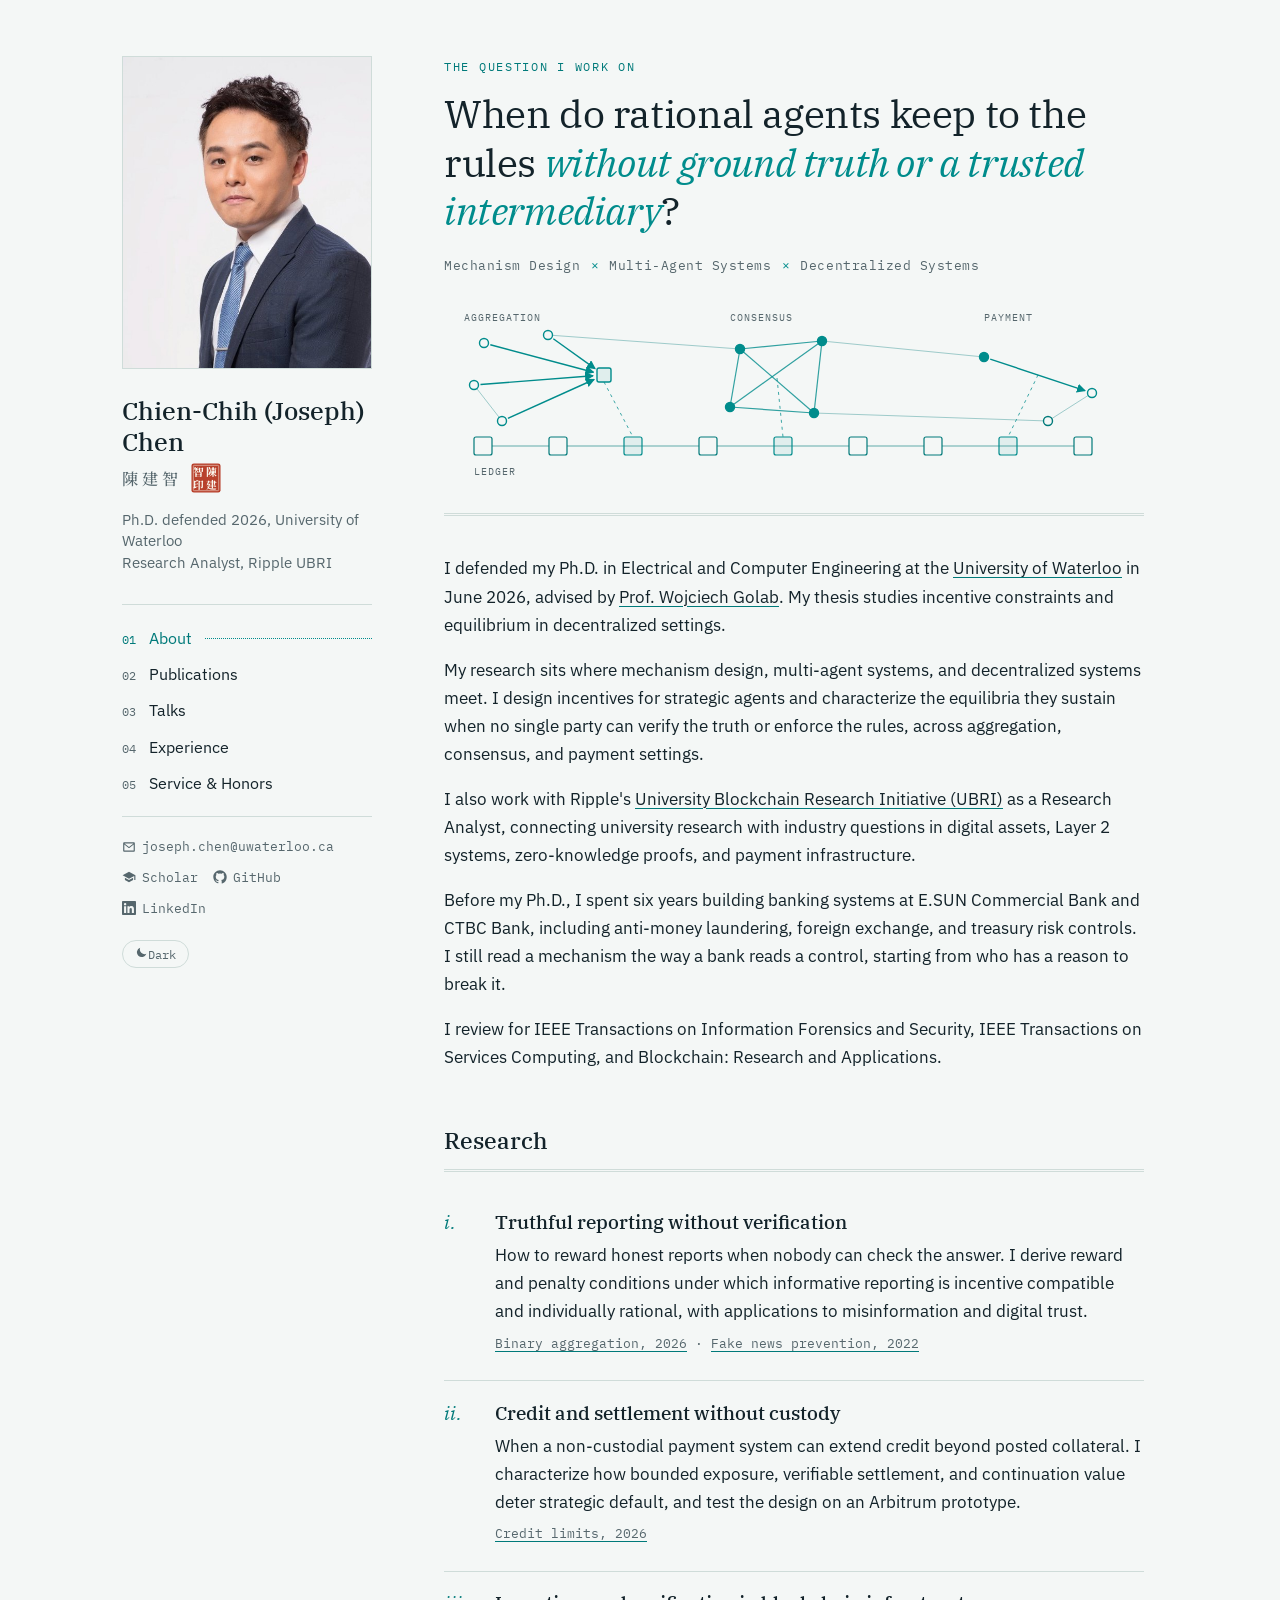
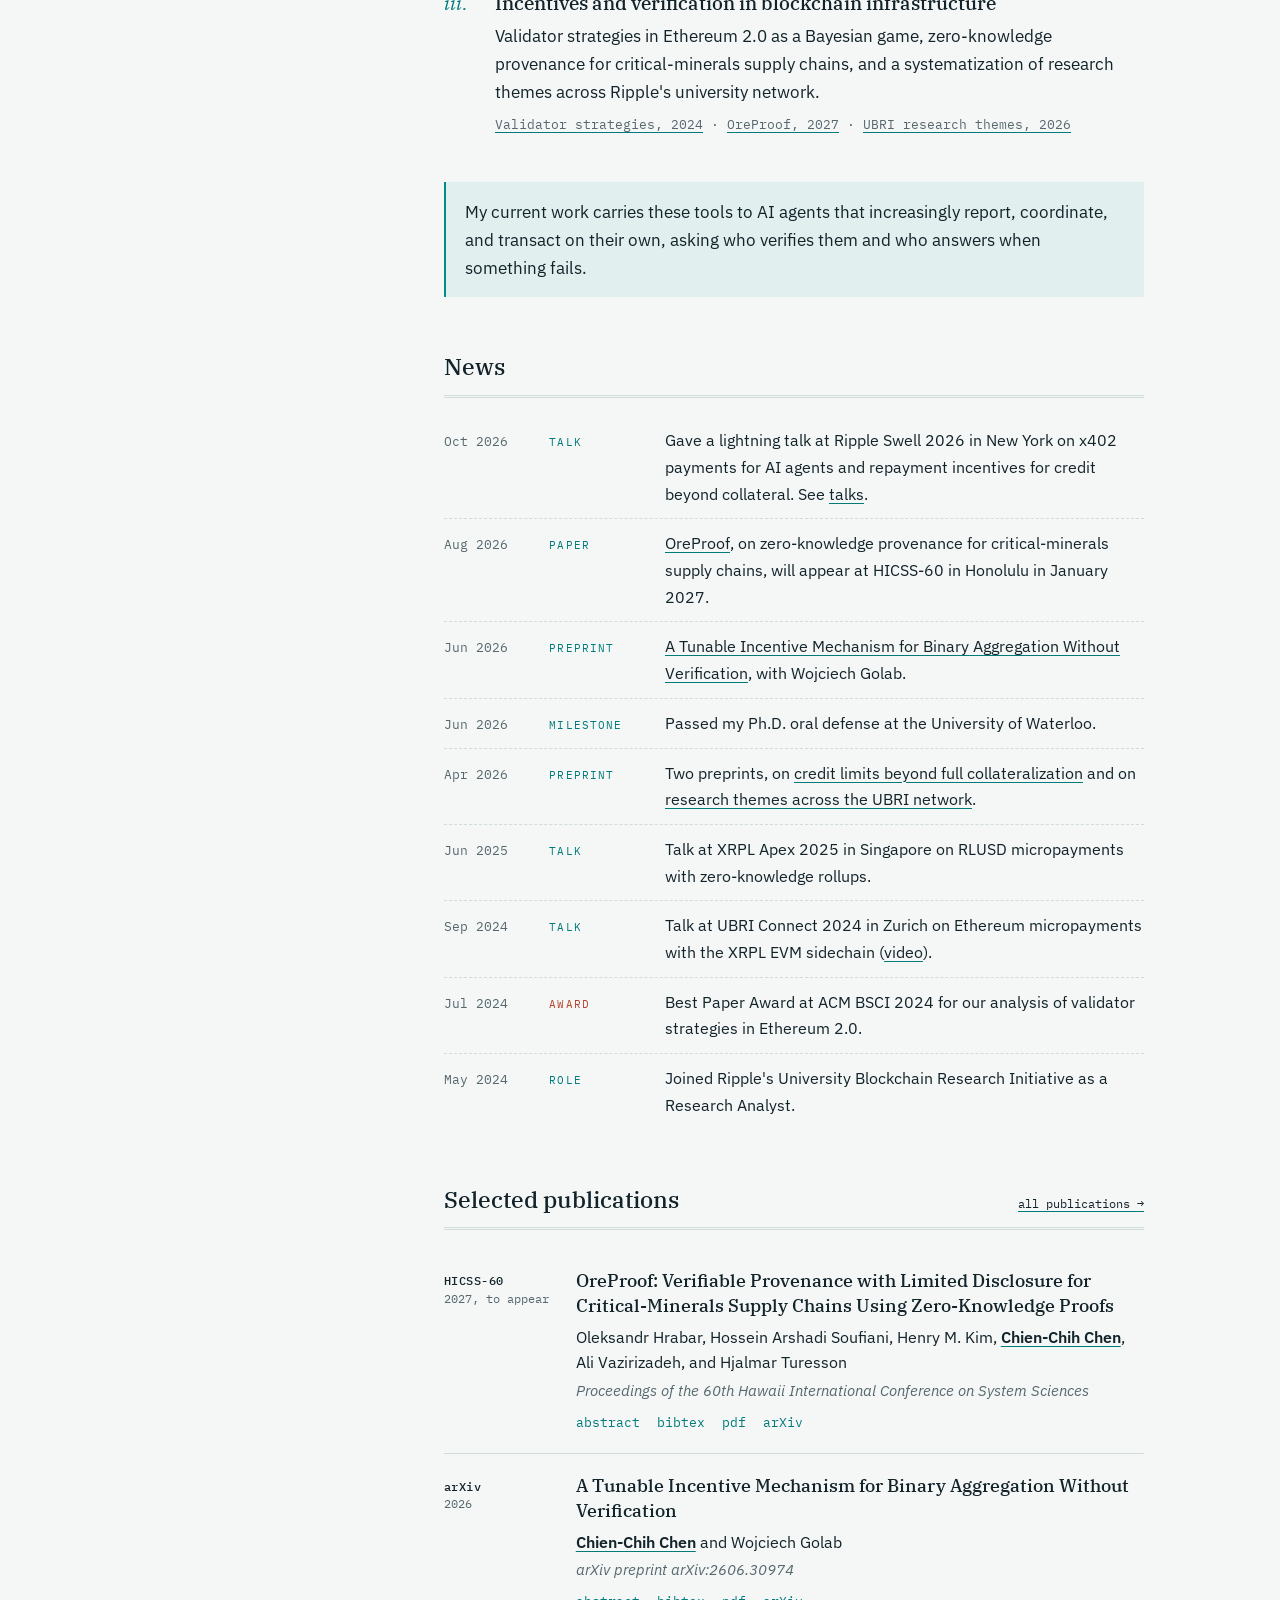
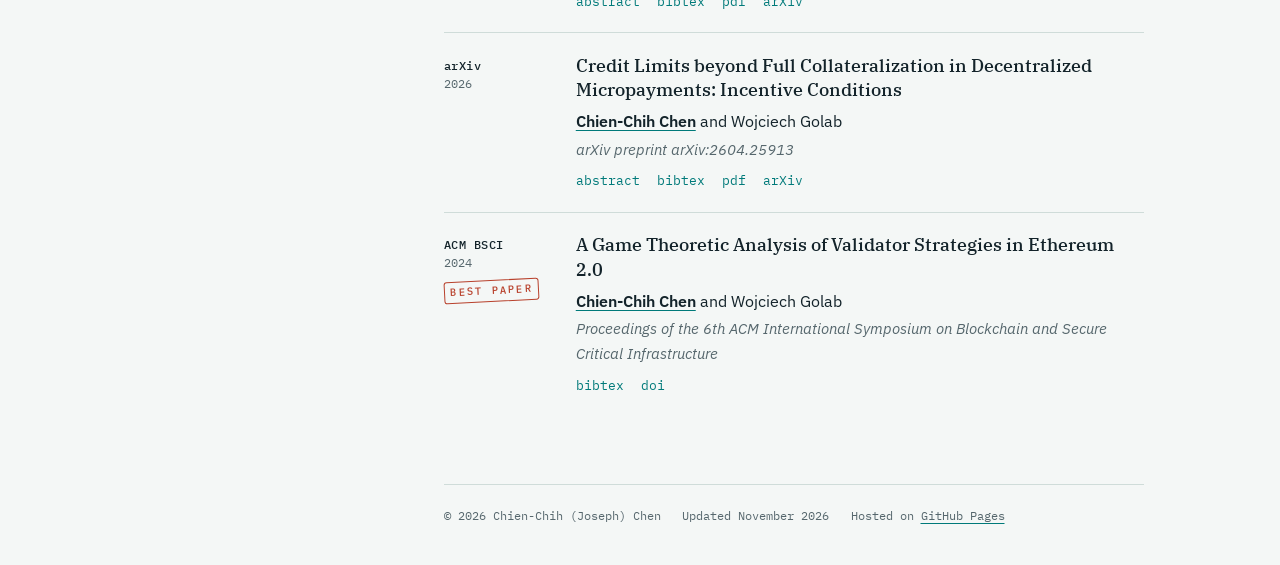
<file: index.html>
<!DOCTYPE html>
<html lang="en">
<head>
  <meta charset="utf-8">
  <meta name="viewport" content="width=device-width, initial-scale=1">
  <title>Chien-Chih (Joseph) Chen</title>
  <meta name="author" content="Chien-Chih (Joseph) Chen">
  <meta name="description" content="Chien-Chih (Joseph) Chen works on mechanism design, multi-agent systems, and decentralized systems, asking when rational agents keep to the rules without ground truth or a trusted intermediary.">
  <link rel="canonical" href="https://josephtw0305.github.io/">
  <link rel="icon" href="assets/img/favicon.svg" type="image/svg+xml">
  <link rel="preconnect" href="https://fonts.googleapis.com">
  <link rel="preconnect" href="https://fonts.gstatic.com" crossorigin>
  <link rel="stylesheet" href="https://fonts.googleapis.com/css2?family=IBM+Plex+Mono:wght@400;500&family=IBM+Plex+Sans:ital,wght@0,400;0,500;0,600;1,400&family=IBM+Plex+Serif:ital,wght@0,400;0,500;1,400&display=swap">
  <link rel="stylesheet" href="https://fonts.googleapis.com/css2?family=Noto+Serif+TC:wght@500;700&text=%E9%99%B3%E5%BB%BA%E6%99%BA%E5%8D%B0&display=swap">
  <link rel="stylesheet" href="assets/css/main.css?v=13">
  <script src="assets/js/site.js?v=4"></script>
</head>
<body>
  <div class="layout">

    <aside class="masthead">
      <div class="portrait">
        <img src="assets/img/prof_pic.jpg" alt="Photo of Chien-Chih (Joseph) Chen" width="480" height="600">
      </div>
      <p class="name"><a href="index.html">Chien-Chih (Joseph) Chen</a></p>
      <p class="name-zh"><span lang="zh-Hant">陳建智</span>
        <svg class="seal" viewBox="0 0 64 64" role="img" aria-label="Seal reading 陳建智印">
            <rect class="seal-bg" x="1" y="1" width="62" height="62" rx="5"/>
            <rect class="seal-line" x="5" y="5" width="54" height="54" rx="2"/>
            <text x="45.5" y="18.5" text-anchor="middle" dominant-baseline="central">陳</text>
            <text x="45.5" y="45.5" text-anchor="middle" dominant-baseline="central">建</text>
            <text x="18.5" y="18.5" text-anchor="middle" dominant-baseline="central">智</text>
            <text x="18.5" y="45.5" text-anchor="middle" dominant-baseline="central">印</text>
          </svg>
      </p>
      <p class="role">Ph.D. defended 2026, University of Waterloo<br>Research Analyst, Ripple UBRI</p>
      <nav class="toc" aria-label="Site">
        <a class="active" href="index.html" aria-current="page"><span class="idx">01</span>About</a>
        <a href="publications.html"><span class="idx">02</span>Publications</a>
        <a href="talks.html"><span class="idx">03</span>Talks</a>
        <a href="experience.html"><span class="idx">04</span>Experience</a>
        <a href="service.html"><span class="idx">05</span>Service &amp; Honors</a>
      </nav>
      <ul class="contact">
        <li><a href="mailto:joseph.chen@uwaterloo.ca"><svg viewBox="0 0 24 24" fill="currentColor" aria-hidden="true"><path d="M2 5.5A1.5 1.5 0 0 1 3.5 4h17A1.5 1.5 0 0 1 22 5.5v13a1.5 1.5 0 0 1-1.5 1.5h-17A1.5 1.5 0 0 1 2 18.5zm2.2.5 7.8 6.1L19.8 6zM20 7.8l-7.4 5.8a1 1 0 0 1-1.2 0L4 7.8V18h16z"/></svg>joseph.chen@uwaterloo.ca</a></li>
        <li><a href="https://scholar.google.com/citations?user=mp5iD-YAAAAJ&amp;hl=en"><svg viewBox="0 0 24 24" fill="currentColor" aria-hidden="true"><path d="M12 3 1 9l11 6 9-4.91V17h2V9L12 3zM5 13.18v4L12 21l7-3.82v-4L12 17l-7-3.82z"/></svg>Scholar</a></li>
        <li><a href="https://github.com/Josephtw0305"><svg viewBox="0 0 24 24" fill="currentColor" aria-hidden="true"><path d="M12 .5C5.65.5.5 5.65.5 12c0 5.08 3.29 9.39 7.86 10.91.58.1.79-.25.79-.56v-2c-3.2.7-3.87-1.37-3.87-1.37-.52-1.33-1.28-1.68-1.28-1.68-1.05-.72.08-.7.08-.7 1.16.08 1.77 1.19 1.77 1.19 1.03 1.77 2.71 1.26 3.37.96.1-.75.4-1.26.73-1.55-2.56-.29-5.25-1.28-5.25-5.69 0-1.26.45-2.29 1.19-3.1-.12-.29-.52-1.46.11-3.05 0 0 .97-.31 3.17 1.18a11 11 0 0 1 5.77 0c2.2-1.49 3.17-1.18 3.17-1.18.63 1.59.23 2.76.11 3.05.74.81 1.19 1.84 1.19 3.1 0 4.42-2.7 5.4-5.27 5.68.41.36.78 1.06.78 2.14v3.17c0 .31.21.67.8.56A11.5 11.5 0 0 0 23.5 12C23.5 5.65 18.35.5 12 .5z"/></svg>GitHub</a></li>
        <li><a href="https://www.linkedin.com/in/chien-chih-chen-tw/"><svg viewBox="0 0 24 24" fill="currentColor" aria-hidden="true"><path d="M20.45 20.45h-3.56v-5.57c0-1.33-.02-3.04-1.85-3.04-1.85 0-2.14 1.45-2.14 2.94v5.67H9.34V9h3.42v1.56h.05c.48-.9 1.64-1.85 3.37-1.85 3.6 0 4.27 2.37 4.27 5.46v6.28zM5.34 7.43a2.06 2.06 0 1 1 0-4.13 2.06 2.06 0 0 1 0 4.13zM7.12 20.45H3.56V9h3.56v11.45zM22.22 0H1.77C.79 0 0 .77 0 1.72v20.56C0 23.23.79 24 1.77 24h20.45c.98 0 1.78-.77 1.78-1.72V1.72C24 .77 23.2 0 22.22 0z"/></svg>LinkedIn</a></li>
      </ul>
      <button class="theme-toggle" id="theme-toggle" type="button" aria-label="Switch light or dark theme">
        <span class="to-dark"><svg viewBox="0 0 24 24" fill="currentColor" aria-hidden="true"><path d="M21 14.5A9 9 0 0 1 9.5 3a9 9 0 1 0 11.5 11.5z"/></svg>Dark</span>
        <span class="to-light"><svg viewBox="0 0 24 24" fill="none" stroke="currentColor" stroke-width="2" stroke-linecap="round" aria-hidden="true"><circle cx="12" cy="12" r="4.5"/><path d="M12 1.5v2.5M12 20v2.5M1.5 12H4M20 12h2.5M4.6 4.6l1.8 1.8M17.6 17.6l1.8 1.8M4.6 19.4l1.8-1.8M17.6 6.4l1.8-1.8"/></svg>Light</span>
      </button>
    </aside>

    <main class="content">
      <header class="hero">
        <p class="eyebrow">The question I work on</p>
        <h1 class="hero-question">When do rational agents keep to the rules <em>without ground truth or a trusted intermediary</em>?</h1>
        <ul class="fields" aria-label="Research areas">
          <li>Mechanism Design</li>
          <li>Multi-Agent Systems</li>
          <li>Decentralized Systems</li>
        </ul>
        <svg class="hero-figure" viewBox="0 0 700 170" role="img" aria-label="Diagram of AI agents interacting in three settings, aggregation, consensus, and payment, with outcomes recorded on a shared ledger">
          <defs>
            <marker id="flow-arrow" viewBox="0 0 8 8" refX="7" refY="4" markerWidth="6.5" markerHeight="6.5" orient="auto">
              <path class="arrow" d="M0,0 L8,4 L0,8 z"/>
            </marker>
          </defs>
          <g>
            <line class="edge" x1="104" y1="26" x2="296" y2="40"/>
            <line class="edge" x1="378" y1="32" x2="540" y2="48"/>
            <line class="edge" x1="370" y1="104" x2="604" y2="112"/>
            <line class="edge" x1="648" y1="84" x2="604" y2="112"/>
            <line class="edge" x1="30" y1="76" x2="58" y2="112"/>
          </g>
          <g>
            <line class="settle" x1="160" y1="73" x2="189" y2="128"/>
            <line class="settle" x1="333" y1="69" x2="339" y2="128"/>
            <line class="settle" x1="594" y1="66" x2="564" y2="128"/>
          </g>
          <g>
            <line class="rep" x1="46.3" y1="35.7" x2="149.4" y2="63.2" marker-end="url(#flow-arrow)"/>
            <line class="rep" x1="36.5" y1="75.5" x2="149" y2="66.8" marker-end="url(#flow-arrow)"/>
            <line class="rep" x1="63.9" y1="109.3" x2="150" y2="70.5" marker-end="url(#flow-arrow)"/>
            <line class="rep" x1="109.3" y1="29.8" x2="151" y2="59.6" marker-end="url(#flow-arrow)"/>
            <rect class="mech" x="153" y="59" width="14" height="14" rx="2"/>
            <circle class="agent reporter" cx="40" cy="34" r="4.5"/>
            <circle class="agent reporter" cx="30" cy="76" r="4.5"/>
            <circle class="agent reporter" cx="58" cy="112" r="4.5"/>
            <circle class="agent reporter" cx="104" cy="26" r="4.5"/>
          </g>
          <g>
            <line class="agree" x1="296" y1="40" x2="378" y2="32"/>
            <line class="agree" x1="296" y1="40" x2="286" y2="98"/>
            <line class="agree" x1="296" y1="40" x2="370" y2="104"/>
            <line class="agree" x1="378" y1="32" x2="286" y2="98"/>
            <line class="agree" x1="378" y1="32" x2="370" y2="104"/>
            <line class="agree" x1="286" y1="98" x2="370" y2="104"/>
            <circle class="agent validator" cx="296" cy="40" r="4.5"/>
            <circle class="agent validator" cx="378" cy="32" r="4.5"/>
            <circle class="agent validator" cx="286" cy="98" r="4.5"/>
            <circle class="agent validator" cx="370" cy="104" r="4.5"/>
          </g>
          <g>
            <line class="pay" x1="546.2" y1="50.1" x2="640.9" y2="81.6" marker-end="url(#flow-arrow)"/>
            <circle class="agent payer" cx="540" cy="48" r="4.5"/>
            <circle class="agent payee" cx="648" cy="84" r="4.5"/>
            <circle class="agent" cx="604" cy="112" r="4.5"/>
          </g>
          <g>
            <line class="chain" x1="39" y1="137" x2="639" y2="137"/>
            <rect class="block" x="30" y="128" width="18" height="18" rx="2"/>
            <rect class="block" x="105" y="128" width="18" height="18" rx="2"/>
            <rect class="block filled" x="180" y="128" width="18" height="18" rx="2"/>
            <rect class="block" x="255" y="128" width="18" height="18" rx="2"/>
            <rect class="block filled" x="330" y="128" width="18" height="18" rx="2"/>
            <rect class="block" x="405" y="128" width="18" height="18" rx="2"/>
            <rect class="block" x="480" y="128" width="18" height="18" rx="2"/>
            <rect class="block filled" x="555" y="128" width="18" height="18" rx="2"/>
            <rect class="block" x="630" y="128" width="18" height="18" rx="2"/>
          </g>
          <text class="legend" x="20" y="12">AGGREGATION</text>
          <text class="legend" x="286" y="12">CONSENSUS</text>
          <text class="legend" x="540" y="12">PAYMENT</text>
          <text class="legend" x="30" y="166">LEDGER</text>
        </svg>
      </header>

      <section aria-label="About">
        <p>I defended my Ph.D. in Electrical and Computer Engineering at the <a href="https://uwaterloo.ca/">University of Waterloo</a> in June 2026, advised by <a href="https://uwaterloo.ca/electrical-computer-engineering/profile/wgolab">Prof. Wojciech Golab</a>. My thesis studies incentive constraints and equilibrium in decentralized settings.</p>
        <p>My research sits where mechanism design, multi-agent systems, and decentralized systems meet. I design incentives for strategic agents and characterize the equilibria they sustain when no single party can verify the truth or enforce the rules, across aggregation, consensus, and payment settings.</p>
        <p>I also work with Ripple's <a href="https://ubri.ripple.com/">University Blockchain Research Initiative (UBRI)</a> as a Research Analyst, connecting university research with industry questions in digital assets, Layer 2 systems, zero-knowledge proofs, and payment infrastructure.</p>
        <p>Before my Ph.D., I spent six years building banking systems at E.SUN Commercial Bank and CTBC Bank, including anti-money laundering, foreign exchange, and treasury risk controls. I still read a mechanism the way a bank reads a control, starting from who has a reason to break it.</p>
        <p>I review for IEEE Transactions on Information Forensics and Security, IEEE Transactions on Services Computing, and Blockchain: Research and Applications.</p>
      </section>

      <section class="section" id="research">
        <h2 class="section-title">Research</h2>
        <ol class="threads">
          <li>
            <span class="thread-idx">i.</span>
            <div>
              <h3>Truthful reporting without verification</h3>
              <p>How to reward honest reports when nobody can check the answer. I derive reward and penalty conditions under which informative reporting is incentive compatible and individually rational, with applications to misinformation and digital trust.</p>
              <p class="thread-links"><a href="https://arxiv.org/abs/2606.30974">Binary aggregation, 2026</a> · <a href="https://doi.org/10.1007/s13278-022-00941-5">Fake news prevention, 2022</a></p>
            </div>
          </li>
          <li>
            <span class="thread-idx">ii.</span>
            <div>
              <h3>Credit and settlement without custody</h3>
              <p>When a non-custodial payment system can extend credit beyond posted collateral. I characterize how bounded exposure, verifiable settlement, and continuation value deter strategic default, and test the design on an Arbitrum prototype.</p>
              <p class="thread-links"><a href="https://arxiv.org/abs/2604.25913">Credit limits, 2026</a></p>
            </div>
          </li>
          <li>
            <span class="thread-idx">iii.</span>
            <div>
              <h3>Incentives and verification in blockchain infrastructure</h3>
              <p>Validator strategies in Ethereum 2.0 as a Bayesian game, zero-knowledge provenance for critical-minerals supply chains, and a systematization of research themes across Ripple's university network.</p>
              <p class="thread-links"><a href="https://doi.org/10.1145/3659463.3660021">Validator strategies, 2024</a> · <a href="https://arxiv.org/abs/2609.00340">OreProof, 2027</a> · <a href="https://arxiv.org/abs/2604.21517">UBRI research themes, 2026</a></p>
            </div>
          </li>
        </ol>
        <p class="coda">My current work carries these tools to AI agents that increasingly report, coordinate, and transact on their own, asking who verifies them and who answers when something fails.</p>
      </section>

      <section class="section" id="news">
        <h2 class="section-title">News</h2>
        <ol class="ledger">
          <li><time datetime="2026-10-29">Oct 2026</time><span class="tag">Talk</span><span class="entry">Gave a lightning talk at Ripple Swell 2026 in New York on x402 payments for AI agents and repayment incentives for credit beyond collateral. See <a href="talks.html">talks</a>.</span></li>
          <li><time datetime="2026-08">Aug 2026</time><span class="tag">Paper</span><span class="entry"><a href="https://arxiv.org/abs/2609.00340">OreProof</a>, on zero-knowledge provenance for critical-minerals supply chains, will appear at HICSS-60 in Honolulu in January 2027.</span></li>
          <li><time datetime="2026-06">Jun 2026</time><span class="tag">Preprint</span><span class="entry"><a href="https://arxiv.org/abs/2606.30974">A Tunable Incentive Mechanism for Binary Aggregation Without Verification</a>, with Wojciech Golab.</span></li>
          <li><time datetime="2026-06">Jun 2026</time><span class="tag">Milestone</span><span class="entry">Passed my Ph.D. oral defense at the University of Waterloo.</span></li>
          <li><time datetime="2026-04">Apr 2026</time><span class="tag">Preprint</span><span class="entry">Two preprints, on <a href="https://arxiv.org/abs/2604.25913">credit limits beyond full collateralization</a> and on <a href="https://arxiv.org/abs/2604.21517">research themes across the UBRI network</a>.</span></li>
          <li><time datetime="2025-06">Jun 2025</time><span class="tag">Talk</span><span class="entry">Talk at XRPL Apex 2025 in Singapore on RLUSD micropayments with zero-knowledge rollups.</span></li>
          <li><time datetime="2024-09">Sep 2024</time><span class="tag">Talk</span><span class="entry">Talk at UBRI Connect 2024 in Zurich on Ethereum micropayments with the XRPL EVM sidechain (<a href="https://www.youtube.com/watch?v=IYRS1Az68MA">video</a>).</span></li>
          <li><time datetime="2024-07">Jul 2024</time><span class="tag award">Award</span><span class="entry">Best Paper Award at ACM BSCI 2024 for our analysis of validator strategies in Ethereum 2.0.</span></li>
          <li><time datetime="2024-05">May 2024</time><span class="tag">Role</span><span class="entry">Joined Ripple's University Blockchain Research Initiative as a Research Analyst.</span></li>
        </ol>
      </section>

      <section class="section" id="selected">
        <h2 class="section-title">Selected publications <a class="more" href="publications.html">all publications &rarr;</a></h2>

        <article class="pub">
          <div class="pub-meta"><span class="venue">HICSS-60</span>2027, to appear</div>
          <div class="pub-body">
            <h3 class="pub-title"><a href="https://arxiv.org/abs/2609.00340">OreProof: Verifiable Provenance with Limited Disclosure for Critical-Minerals Supply Chains Using Zero-Knowledge Proofs</a></h3>
            <p class="pub-authors">Oleksandr Hrabar, Hossein Arshadi Soufiani, Henry M. Kim, <span class="me">Chien-Chih Chen</span>, Ali Vazirizadeh, and Hjalmar Turesson</p>
            <p class="pub-venue">Proceedings of the 60th Hawaii International Conference on System Sciences</p>
            <p class="pub-actions">
              <button type="button" data-toggle-target="abs-oreproof" aria-expanded="false">abstract</button>
              <button type="button" data-toggle-target="bib-oreproof" aria-expanded="false">bibtex</button>
              <a href="https://arxiv.org/pdf/2609.00340">pdf</a>
              <a href="https://arxiv.org/abs/2609.00340">arXiv</a>
            </p>
            <div class="abstract" id="abs-oreproof"><p>Critical-minerals supply chains face a structural tension: regulators and buyers demand verifiable provenance, yet upstream actors are hesitant to disclose supplier identities, assay grades/yields, and prices that verification appears to require. We report a design science account of OreProof, a prototypical traceability platform addressing this verifiability-disclosure trade-off. Instantiated for gold, OreProof combines a hybrid on-chain/off-chain data model, Groth16 zero-knowledge proofs for selective disclosure, a Merkle-batched anchoring pipeline, and UNTP-aligned verifiable credentials on a public zkEVM testnet. Against a transparent baseline, directly inferable confidential attributes fell from three of four categories to none under a defined attacker model, while batched anchoring substantially improved throughput. Our contributions are the artifact prototype as well as four nascent design principles: prove over committed data rather than exposing it; credential only verifiable origin and flag unknown inputs for blended commodities; emit standards-aligned credentials from the outset; and partition disclosure by supply-chain role.</p></div>
            <div class="bibtex" id="bib-oreproof"><pre>@inproceedings{hrabar2027oreproof,
  author    = {Hrabar, Oleksandr and Soufiani, Hossein Arshadi and Kim, Henry M. and Chen, Chien-Chih and Vazirizadeh, Ali and Turesson, Hjalmar},
  title     = {OreProof: Verifiable Provenance with Limited Disclosure for Critical-Minerals Supply Chains Using Zero-Knowledge Proofs},
  booktitle = {Proceedings of the 60th Hawaii International Conference on System Sciences (HICSS-60)},
  year      = {2027},
  note      = {To appear. Preprint available as arXiv:2609.00340}
}</pre></div>
          </div>
        </article>

        <article class="pub">
          <div class="pub-meta"><span class="venue">arXiv</span>2026</div>
          <div class="pub-body">
            <h3 class="pub-title"><a href="https://arxiv.org/abs/2606.30974">A Tunable Incentive Mechanism for Binary Aggregation Without Verification</a></h3>
            <p class="pub-authors"><span class="me">Chien-Chih Chen</span> and Wojciech Golab</p>
            <p class="pub-venue">arXiv preprint arXiv:2606.30974</p>
            <p class="pub-actions">
              <button type="button" data-toggle-target="abs-binary" aria-expanded="false">abstract</button>
              <button type="button" data-toggle-target="bib-binary" aria-expanded="false">bibtex</button>
              <a href="https://arxiv.org/pdf/2606.30974">pdf</a>
              <a href="https://arxiv.org/abs/2606.30974">arXiv</a>
            </p>
            <div class="abstract" id="abs-binary"><p>Binary aggregation without verifiable ground truth arises when agents' reports must be aggregated without access to gold-standard labels. This paper studies a tunable reward–penalty mechanism for binary aggregation without verification. Agents choose between a conforming strategy, which reports an informative private signal, and a non-conforming strategy, which follows a deterministic prior-informed report rule. For this mechanism, we derive cost-adjusted sufficient conditions for incentive compatibility and individual rationality as bounds on the reward–penalty ratio. The analysis identifies feasible ratio regions, cases in which ratio adjustment restores feasibility, and parameter regimes in which no ratio satisfies both constraints under the modeled construction. We also state a conditional all-conforming Nash equilibrium result within the restricted strategy set. Entropy-based scaling and stake-weighted redistribution are treated as extensions, with stake-weighted redistribution inducing agent-specific incentive constraints. Numerical checks support the closed-form Tier 1 quantities and illustrate threshold sensitivity.</p></div>
            <div class="bibtex" id="bib-binary"><pre>@misc{chen2026binary,
  author        = {Chen, Chien-Chih and Golab, Wojciech},
  title         = {A Tunable Incentive Mechanism for Binary Aggregation Without Verification},
  year          = {2026},
  eprint        = {2606.30974},
  archivePrefix = {arXiv},
  primaryClass  = {cs.GT}
}</pre></div>
          </div>
        </article>

        <article class="pub">
          <div class="pub-meta"><span class="venue">arXiv</span>2026</div>
          <div class="pub-body">
            <h3 class="pub-title"><a href="https://arxiv.org/abs/2604.25913">Credit Limits beyond Full Collateralization in Decentralized Micropayments: Incentive Conditions</a></h3>
            <p class="pub-authors"><span class="me">Chien-Chih Chen</span> and Wojciech Golab</p>
            <p class="pub-venue">arXiv preprint arXiv:2604.25913</p>
            <p class="pub-actions">
              <button type="button" data-toggle-target="abs-credit" aria-expanded="false">abstract</button>
              <button type="button" data-toggle-target="bib-credit" aria-expanded="false">bibtex</button>
              <a href="https://arxiv.org/pdf/2604.25913">pdf</a>
              <a href="https://arxiv.org/abs/2604.25913">arXiv</a>
            </p>
            <div class="abstract" id="abs-credit"><p>In decentralized non-custodial micropayments, the central challenge is not whether payments can be executed directly, but under what conditions such systems can offer credit limits without requiring full collateral backing. Existing approaches typically tie available credit to posted collateral, causing liquidity requirements to scale with transaction volume and settlement exposure and limiting the practical usefulness of credit-based micropayments. This paper characterizes the incentive conditions under which credit-based non-custodial micropayments can operate beyond full collateralization while remaining incentive compatible. We model repeated buyer–merchant interactions under public monitoring and identify the roles of bounded exposure, verifiable settlement outcomes, and continuation value in deterring strategic default under non-custodial execution. The resulting characterization clarifies the trade-off between capital efficiency and the enforcement conditions required to sustain under-collateralized credit expansion without custodial trust. As an illustrative application-layer instantiation, an Arbitrum Nitro prototype provides execution-level evidence that the settlement, commitment, and incentive-enforcement paths of a credit-limit-based design can be realized with low on-chain overhead.</p></div>
            <div class="bibtex" id="bib-credit"><pre>@misc{chen2026credit,
  author        = {Chen, Chien-Chih and Golab, Wojciech},
  title         = {Credit Limits beyond Full Collateralization in Decentralized Micropayments: Incentive Conditions},
  year          = {2026},
  eprint        = {2604.25913},
  archivePrefix = {arXiv},
  primaryClass  = {cs.GT}
}</pre></div>
          </div>
        </article>

        <article class="pub">
          <div class="pub-meta"><span class="venue">ACM BSCI</span>2024<br><span class="stamp">Best Paper</span></div>
          <div class="pub-body">
            <h3 class="pub-title"><a href="https://doi.org/10.1145/3659463.3660021">A Game Theoretic Analysis of Validator Strategies in Ethereum 2.0</a></h3>
            <p class="pub-authors"><span class="me">Chien-Chih Chen</span> and Wojciech Golab</p>
            <p class="pub-venue">Proceedings of the 6th ACM International Symposium on Blockchain and Secure Critical Infrastructure</p>
            <p class="pub-actions">
              <button type="button" data-toggle-target="bib-validator" aria-expanded="false">bibtex</button>
              <a href="https://doi.org/10.1145/3659463.3660021">doi</a>
            </p>
            <div class="bibtex" id="bib-validator"><pre>@inproceedings{chen2024validator,
  author    = {Chen, Chien-Chih and Golab, Wojciech},
  title     = {A Game Theoretic Analysis of Validator Strategies in Ethereum 2.0},
  booktitle = {Proceedings of the 6th ACM International Symposium on Blockchain and Secure Critical Infrastructure},
  series    = {BSCI '24},
  pages     = {1--14},
  year      = {2024},
  publisher = {Association for Computing Machinery},
  doi       = {10.1145/3659463.3660021}
}</pre></div>
          </div>
        </article>
      </section>

      <footer class="site-footer">
        <span>&copy; 2026 Chien-Chih (Joseph) Chen</span>
        <span>Updated November 2026</span>
        <span>Hosted on <a href="https://pages.github.com/">GitHub Pages</a></span>
      </footer>
    </main>

  </div>
</body>
</html>
</file>
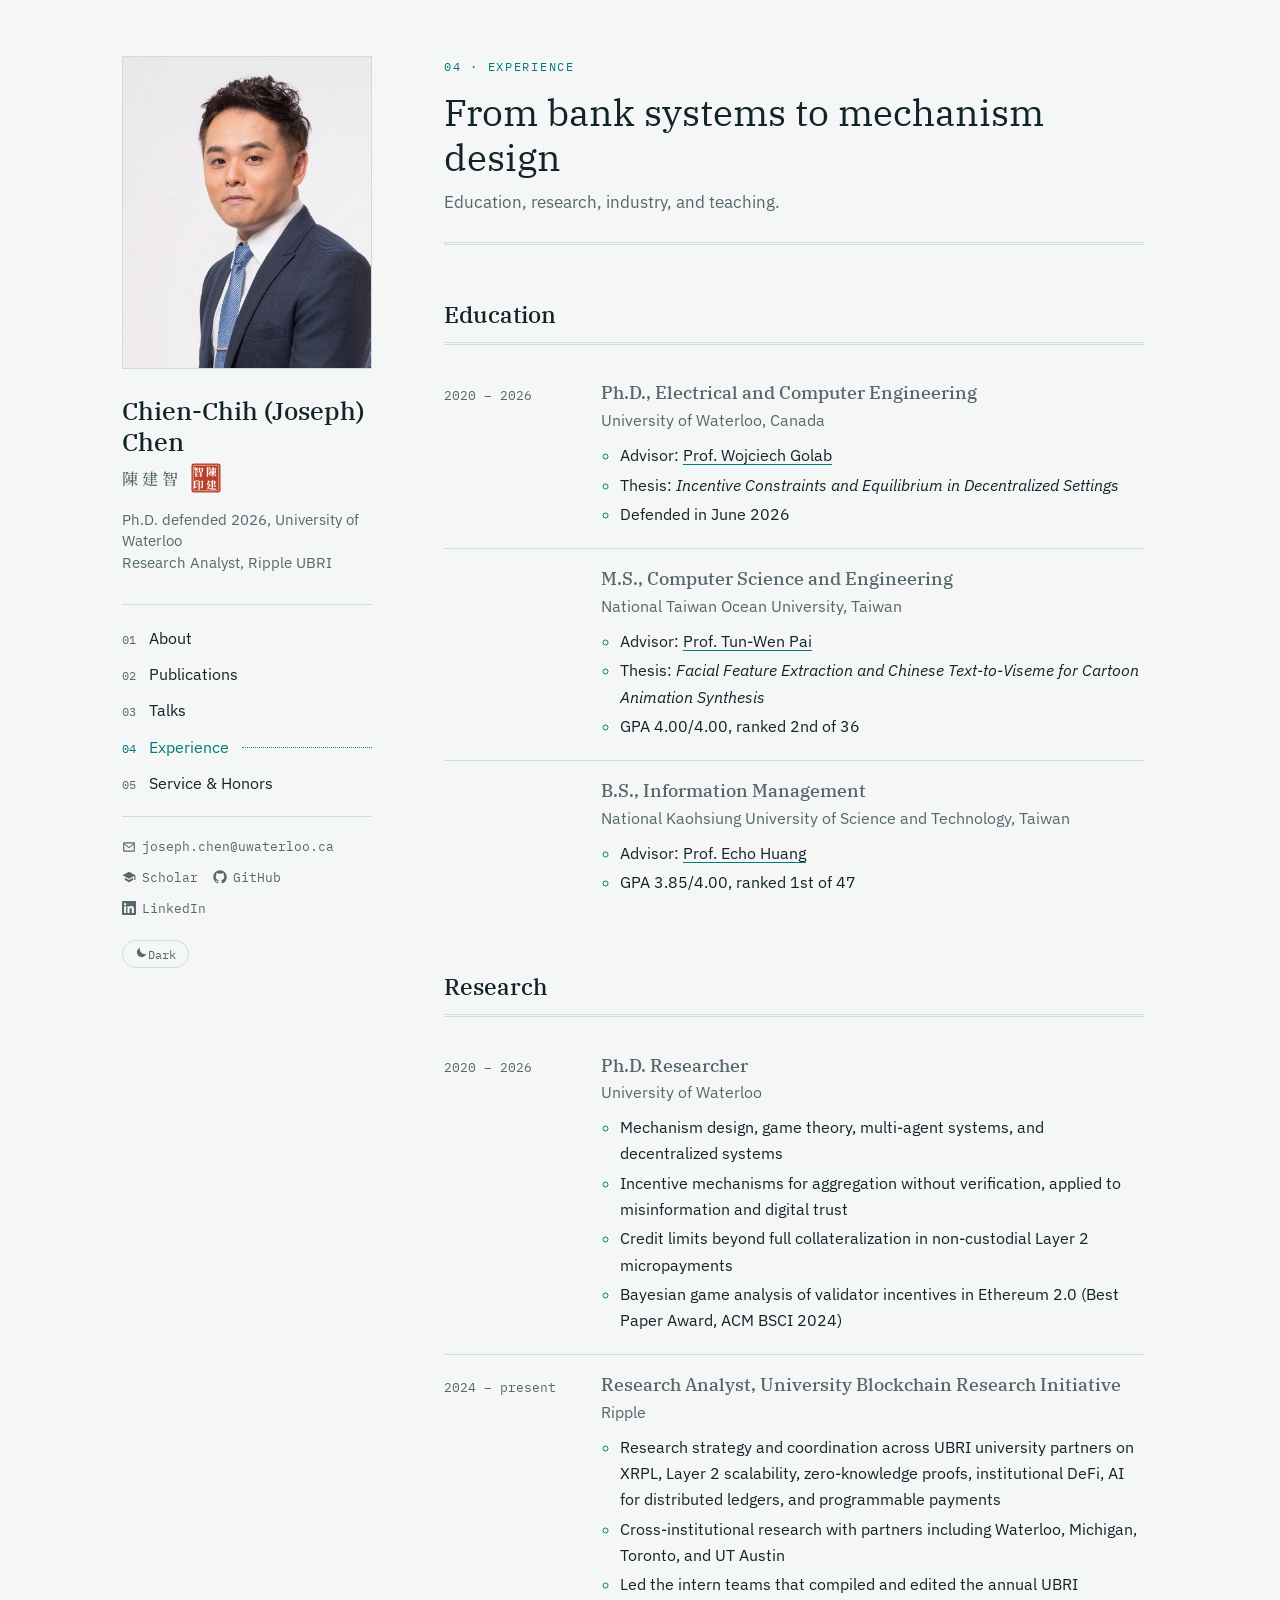
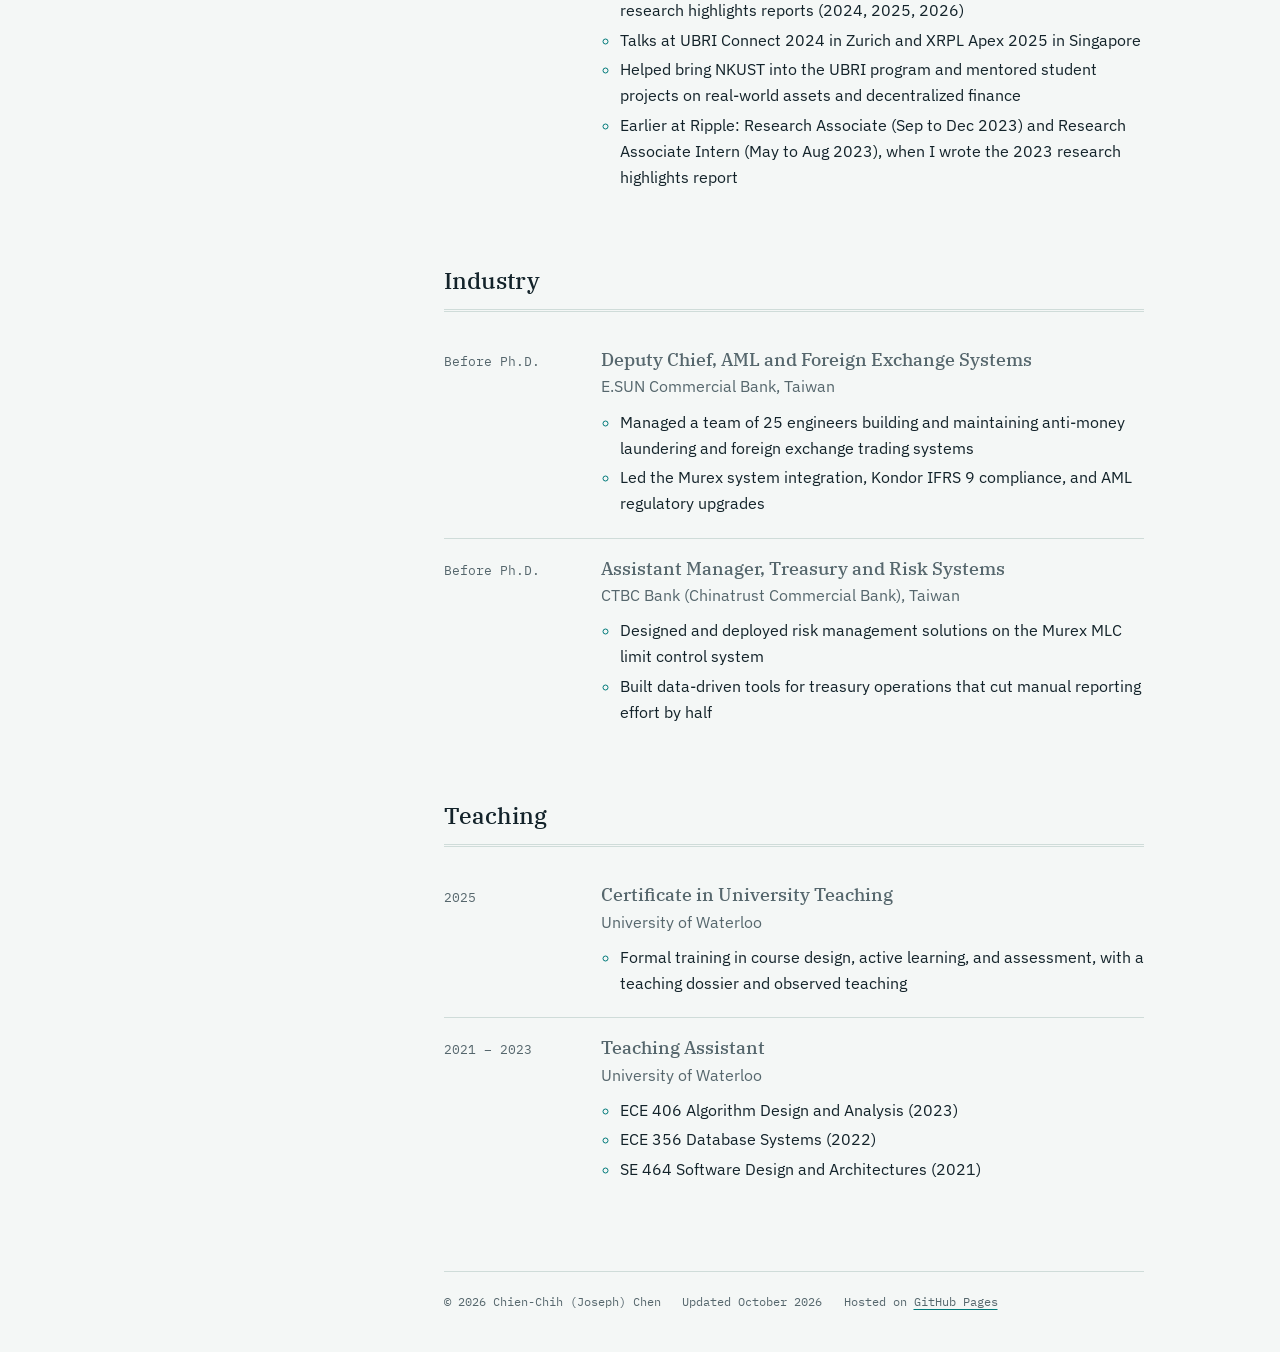
<file: experience.html>
<!DOCTYPE html>
<html lang="en">
<head>
  <meta charset="utf-8">
  <meta name="viewport" content="width=device-width, initial-scale=1">
  <title>Experience | Chien-Chih (Joseph) Chen</title>
  <meta name="author" content="Chien-Chih (Joseph) Chen">
  <meta name="description" content="Education, research, industry, and teaching experience of Chien-Chih (Joseph) Chen.">
  <link rel="canonical" href="https://josephtw0305.github.io/experience.html">
  <link rel="icon" href="assets/img/favicon.svg" type="image/svg+xml">
  <link rel="preconnect" href="https://fonts.googleapis.com">
  <link rel="preconnect" href="https://fonts.gstatic.com" crossorigin>
  <link rel="stylesheet" href="https://fonts.googleapis.com/css2?family=IBM+Plex+Mono:wght@400;500&family=IBM+Plex+Sans:ital,wght@0,400;0,500;0,600;1,400&family=IBM+Plex+Serif:ital,wght@0,400;0,500;1,400&display=swap">
  <link rel="stylesheet" href="https://fonts.googleapis.com/css2?family=Noto+Serif+TC:wght@500;700&text=%E9%99%B3%E5%BB%BA%E6%99%BA%E5%8D%B0&display=swap">
  <link rel="stylesheet" href="assets/css/main.css?v=13">
  <script src="assets/js/site.js?v=4"></script>
</head>
<body>
  <div class="layout">

    <aside class="masthead">
      <div class="portrait">
        <img src="assets/img/prof_pic.jpg" alt="Photo of Chien-Chih (Joseph) Chen" width="480" height="600">
      </div>
      <p class="name"><a href="index.html">Chien-Chih (Joseph) Chen</a></p>
      <p class="name-zh"><span lang="zh-Hant">陳建智</span>
        <svg class="seal" viewBox="0 0 64 64" role="img" aria-label="Seal reading 陳建智印">
            <rect class="seal-bg" x="1" y="1" width="62" height="62" rx="5"/>
            <rect class="seal-line" x="5" y="5" width="54" height="54" rx="2"/>
            <text x="45.5" y="18.5" text-anchor="middle" dominant-baseline="central">陳</text>
            <text x="45.5" y="45.5" text-anchor="middle" dominant-baseline="central">建</text>
            <text x="18.5" y="18.5" text-anchor="middle" dominant-baseline="central">智</text>
            <text x="18.5" y="45.5" text-anchor="middle" dominant-baseline="central">印</text>
          </svg>
      </p>
      <p class="role">Ph.D. defended 2026, University of Waterloo<br>Research Analyst, Ripple UBRI</p>
      <nav class="toc" aria-label="Site">
        <a href="index.html"><span class="idx">01</span>About</a>
        <a href="publications.html"><span class="idx">02</span>Publications</a>
        <a href="talks.html"><span class="idx">03</span>Talks</a>
        <a class="active" href="experience.html" aria-current="page"><span class="idx">04</span>Experience</a>
        <a href="service.html"><span class="idx">05</span>Service &amp; Honors</a>
      </nav>
      <ul class="contact">
        <li><a href="mailto:joseph.chen@uwaterloo.ca"><svg viewBox="0 0 24 24" fill="currentColor" aria-hidden="true"><path d="M2 5.5A1.5 1.5 0 0 1 3.5 4h17A1.5 1.5 0 0 1 22 5.5v13a1.5 1.5 0 0 1-1.5 1.5h-17A1.5 1.5 0 0 1 2 18.5zm2.2.5 7.8 6.1L19.8 6zM20 7.8l-7.4 5.8a1 1 0 0 1-1.2 0L4 7.8V18h16z"/></svg>joseph.chen@uwaterloo.ca</a></li>
        <li><a href="https://scholar.google.com/citations?user=mp5iD-YAAAAJ&amp;hl=en"><svg viewBox="0 0 24 24" fill="currentColor" aria-hidden="true"><path d="M12 3 1 9l11 6 9-4.91V17h2V9L12 3zM5 13.18v4L12 21l7-3.82v-4L12 17l-7-3.82z"/></svg>Scholar</a></li>
        <li><a href="https://github.com/Josephtw0305"><svg viewBox="0 0 24 24" fill="currentColor" aria-hidden="true"><path d="M12 .5C5.65.5.5 5.65.5 12c0 5.08 3.29 9.39 7.86 10.91.58.1.79-.25.79-.56v-2c-3.2.7-3.87-1.37-3.87-1.37-.52-1.33-1.28-1.68-1.28-1.68-1.05-.72.08-.7.08-.7 1.16.08 1.77 1.19 1.77 1.19 1.03 1.77 2.71 1.26 3.37.96.1-.75.4-1.26.73-1.55-2.56-.29-5.25-1.28-5.25-5.69 0-1.26.45-2.29 1.19-3.1-.12-.29-.52-1.46.11-3.05 0 0 .97-.31 3.17 1.18a11 11 0 0 1 5.77 0c2.2-1.49 3.17-1.18 3.17-1.18.63 1.59.23 2.76.11 3.05.74.81 1.19 1.84 1.19 3.1 0 4.42-2.7 5.4-5.27 5.68.41.36.78 1.06.78 2.14v3.17c0 .31.21.67.8.56A11.5 11.5 0 0 0 23.5 12C23.5 5.65 18.35.5 12 .5z"/></svg>GitHub</a></li>
        <li><a href="https://www.linkedin.com/in/chien-chih-chen-tw/"><svg viewBox="0 0 24 24" fill="currentColor" aria-hidden="true"><path d="M20.45 20.45h-3.56v-5.57c0-1.33-.02-3.04-1.85-3.04-1.85 0-2.14 1.45-2.14 2.94v5.67H9.34V9h3.42v1.56h.05c.48-.9 1.64-1.85 3.37-1.85 3.6 0 4.27 2.37 4.27 5.46v6.28zM5.34 7.43a2.06 2.06 0 1 1 0-4.13 2.06 2.06 0 0 1 0 4.13zM7.12 20.45H3.56V9h3.56v11.45zM22.22 0H1.77C.79 0 0 .77 0 1.72v20.56C0 23.23.79 24 1.77 24h20.45c.98 0 1.78-.77 1.78-1.72V1.72C24 .77 23.2 0 22.22 0z"/></svg>LinkedIn</a></li>
      </ul>
      <button class="theme-toggle" id="theme-toggle" type="button" aria-label="Switch light or dark theme">
        <span class="to-dark"><svg viewBox="0 0 24 24" fill="currentColor" aria-hidden="true"><path d="M21 14.5A9 9 0 0 1 9.5 3a9 9 0 1 0 11.5 11.5z"/></svg>Dark</span>
        <span class="to-light"><svg viewBox="0 0 24 24" fill="none" stroke="currentColor" stroke-width="2" stroke-linecap="round" aria-hidden="true"><circle cx="12" cy="12" r="4.5"/><path d="M12 1.5v2.5M12 20v2.5M1.5 12H4M20 12h2.5M4.6 4.6l1.8 1.8M17.6 17.6l1.8 1.8M4.6 19.4l1.8-1.8M17.6 6.4l1.8-1.8"/></svg>Light</span>
      </button>
    </aside>

    <main class="content">
      <header class="page-head">
        <p class="eyebrow">04 · Experience</p>
        <h1 class="page-title">From bank systems to mechanism design</h1>
        <p class="page-lede">Education, research, industry, and teaching.</p>
      </header>

      <section class="section">
        <h2 class="section-title">Education</h2>
        <ol class="entries">
          <li>
            <div class="when">2020 – 2026</div>
            <div class="what">
              <p class="role">Ph.D., Electrical and Computer Engineering</p>
              <p class="org">University of Waterloo, Canada</p>
              <ul>
                <li>Advisor: <a href="https://uwaterloo.ca/electrical-computer-engineering/profile/wgolab">Prof. Wojciech Golab</a></li>
                <li>Thesis: <em>Incentive Constraints and Equilibrium in Decentralized Settings</em></li>
                <li>Defended in June 2026</li>
              </ul>
            </div>
          </li>
          <li>
            <div class="when"></div>
            <div class="what">
              <p class="role">M.S., Computer Science and Engineering</p>
              <p class="org">National Taiwan Ocean University, Taiwan</p>
              <ul>
                <li>Advisor: <a href="https://csie.ntut.edu.tw/p/426-1070-67.php?Lang=en">Prof. Tun-Wen Pai</a></li>
                <li>Thesis: <em>Facial Feature Extraction and Chinese Text-to-Viseme for Cartoon Animation Synthesis</em></li>
                <li>GPA 4.00/4.00, ranked 2nd of 36</li>
              </ul>
            </div>
          </li>
          <li>
            <div class="when"></div>
            <div class="what">
              <p class="role">B.S., Information Management</p>
              <p class="org">National Kaohsiung University of Science and Technology, Taiwan</p>
              <ul>
                <li>Advisor: <a href="https://mis.nkust.edu.tw/p/405-1097-31785,c5658.php?Lang=en">Prof. Echo Huang</a></li>
                <li>GPA 3.85/4.00, ranked 1st of 47</li>
              </ul>
            </div>
          </li>
        </ol>
      </section>

      <section class="section">
        <h2 class="section-title">Research</h2>
        <ol class="entries">
          <li>
            <div class="when">2020 – 2026</div>
            <div class="what">
              <p class="role">Ph.D. Researcher</p>
              <p class="org">University of Waterloo</p>
              <ul>
                <li>Mechanism design, game theory, multi-agent systems, and decentralized systems</li>
                <li>Incentive mechanisms for aggregation without verification, applied to misinformation and digital trust</li>
                <li>Credit limits beyond full collateralization in non-custodial Layer 2 micropayments</li>
                <li>Bayesian game analysis of validator incentives in Ethereum 2.0 (Best Paper Award, ACM BSCI 2024)</li>
              </ul>
            </div>
          </li>
          <li>
            <div class="when">2024 – present</div>
            <div class="what">
              <p class="role">Research Analyst, University Blockchain Research Initiative</p>
              <p class="org">Ripple</p>
              <ul>
                <li>Research strategy and coordination across UBRI university partners on XRPL, Layer 2 scalability, zero-knowledge proofs, institutional DeFi, AI for distributed ledgers, and programmable payments</li>
                <li>Cross-institutional research with partners including Waterloo, Michigan, Toronto, and UT Austin</li>
                <li>Led the intern teams that compiled and edited the annual UBRI research highlights reports (2024, 2025, 2026)</li>
                <li>Talks at UBRI Connect 2024 in Zurich and XRPL Apex 2025 in Singapore</li>
                <li>Helped bring NKUST into the UBRI program and mentored student projects on real-world assets and decentralized finance</li>
                <li>Earlier at Ripple: Research Associate (Sep to Dec 2023) and Research Associate Intern (May to Aug 2023), when I wrote the 2023 research highlights report</li>
              </ul>
            </div>
          </li>
        </ol>
      </section>

      <section class="section">
        <h2 class="section-title">Industry</h2>
        <ol class="entries">
          <li>
            <div class="when">Before Ph.D.</div>
            <div class="what">
              <p class="role">Deputy Chief, AML and Foreign Exchange Systems</p>
              <p class="org">E.SUN Commercial Bank, Taiwan</p>
              <ul>
                <li>Managed a team of 25 engineers building and maintaining anti-money laundering and foreign exchange trading systems</li>
                <li>Led the Murex system integration, Kondor IFRS 9 compliance, and AML regulatory upgrades</li>
              </ul>
            </div>
          </li>
          <li>
            <div class="when">Before Ph.D.</div>
            <div class="what">
              <p class="role">Assistant Manager, Treasury and Risk Systems</p>
              <p class="org">CTBC Bank (Chinatrust Commercial Bank), Taiwan</p>
              <ul>
                <li>Designed and deployed risk management solutions on the Murex MLC limit control system</li>
                <li>Built data-driven tools for treasury operations that cut manual reporting effort by half</li>
              </ul>
            </div>
          </li>
        </ol>
      </section>

      <section class="section">
        <h2 class="section-title">Teaching</h2>
        <ol class="entries">
          <li>
            <div class="when">2025</div>
            <div class="what">
              <p class="role">Certificate in University Teaching</p>
              <p class="org">University of Waterloo</p>
              <ul>
                <li>Formal training in course design, active learning, and assessment, with a teaching dossier and observed teaching</li>
              </ul>
            </div>
          </li>
          <li>
            <div class="when">2021 – 2023</div>
            <div class="what">
              <p class="role">Teaching Assistant</p>
              <p class="org">University of Waterloo</p>
              <ul>
                <li>ECE 406 Algorithm Design and Analysis (2023)</li>
                <li>ECE 356 Database Systems (2022)</li>
                <li>SE 464 Software Design and Architectures (2021)</li>
              </ul>
            </div>
          </li>
        </ol>
      </section>

      <footer class="site-footer">
        <span>&copy; 2026 Chien-Chih (Joseph) Chen</span>
        <span>Updated October 2026</span>
        <span>Hosted on <a href="https://pages.github.com/">GitHub Pages</a></span>
      </footer>
    </main>

  </div>
</body>
</html>
</file>
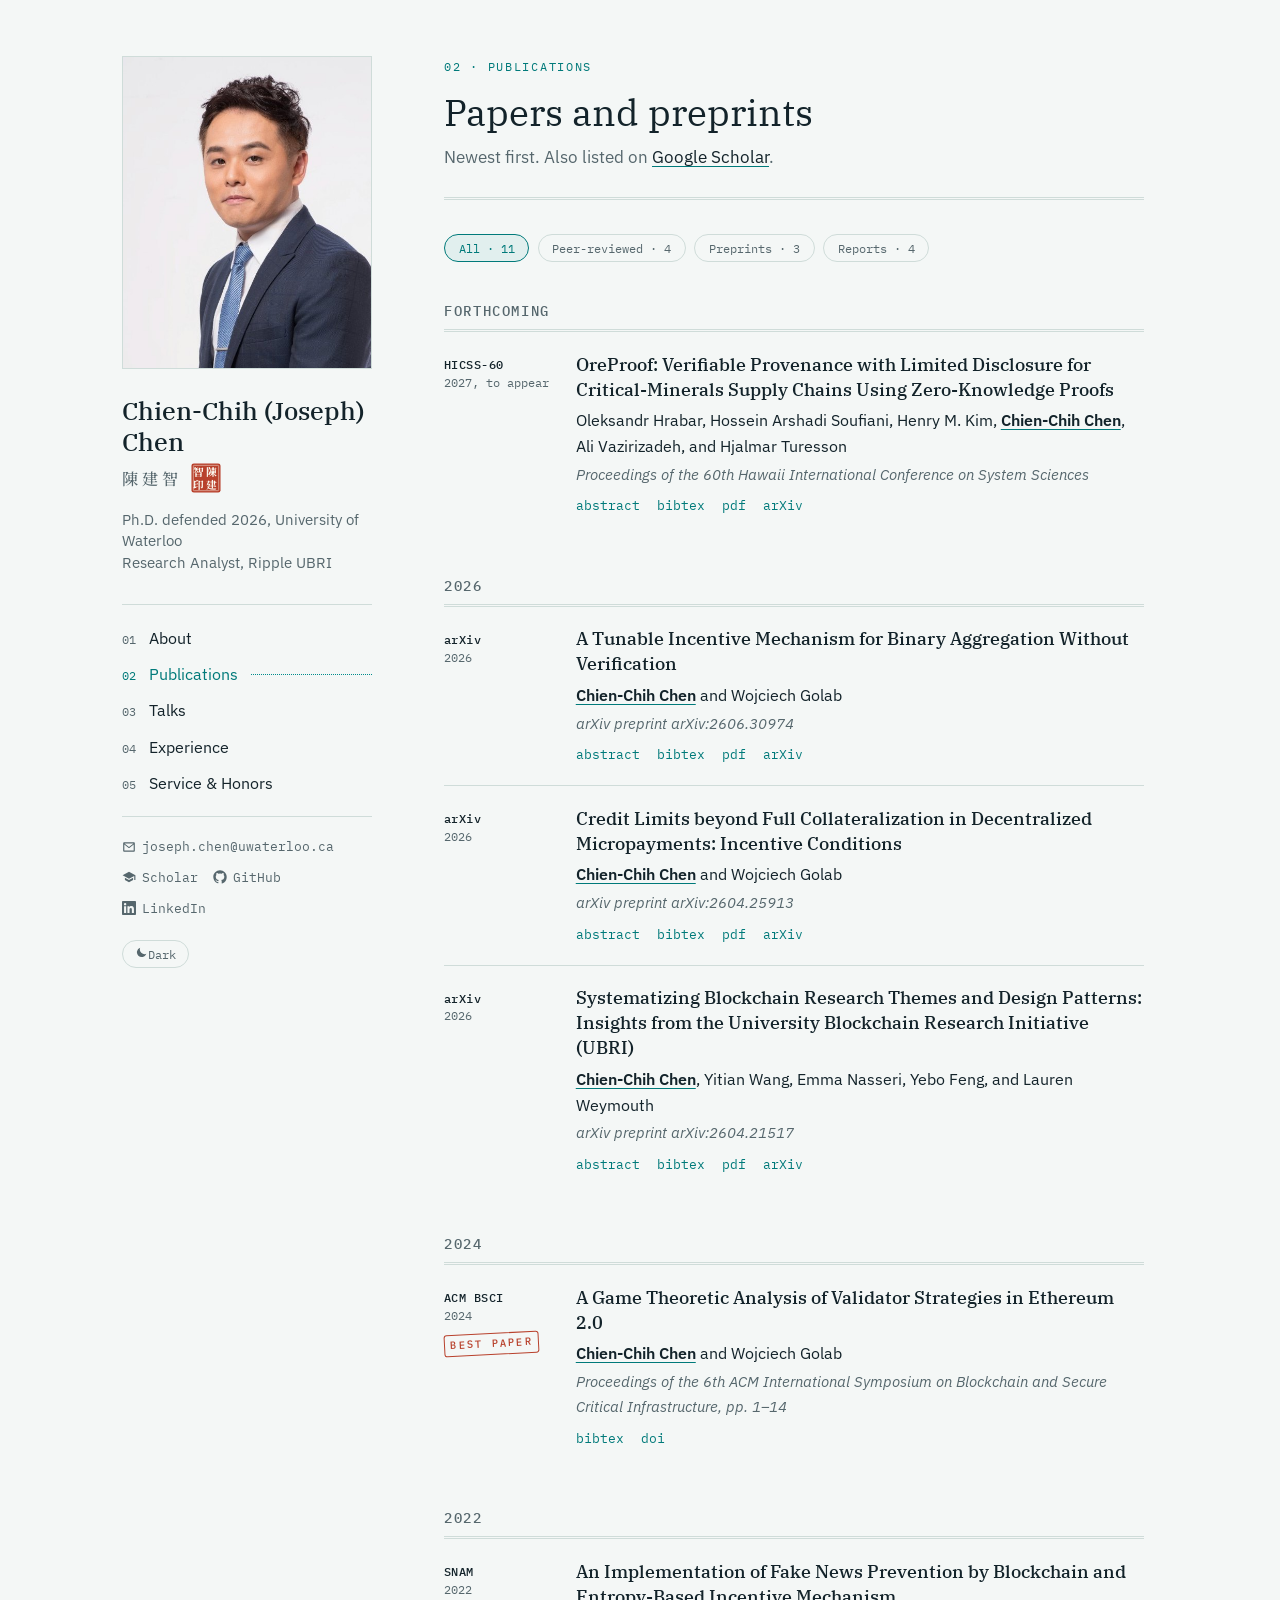
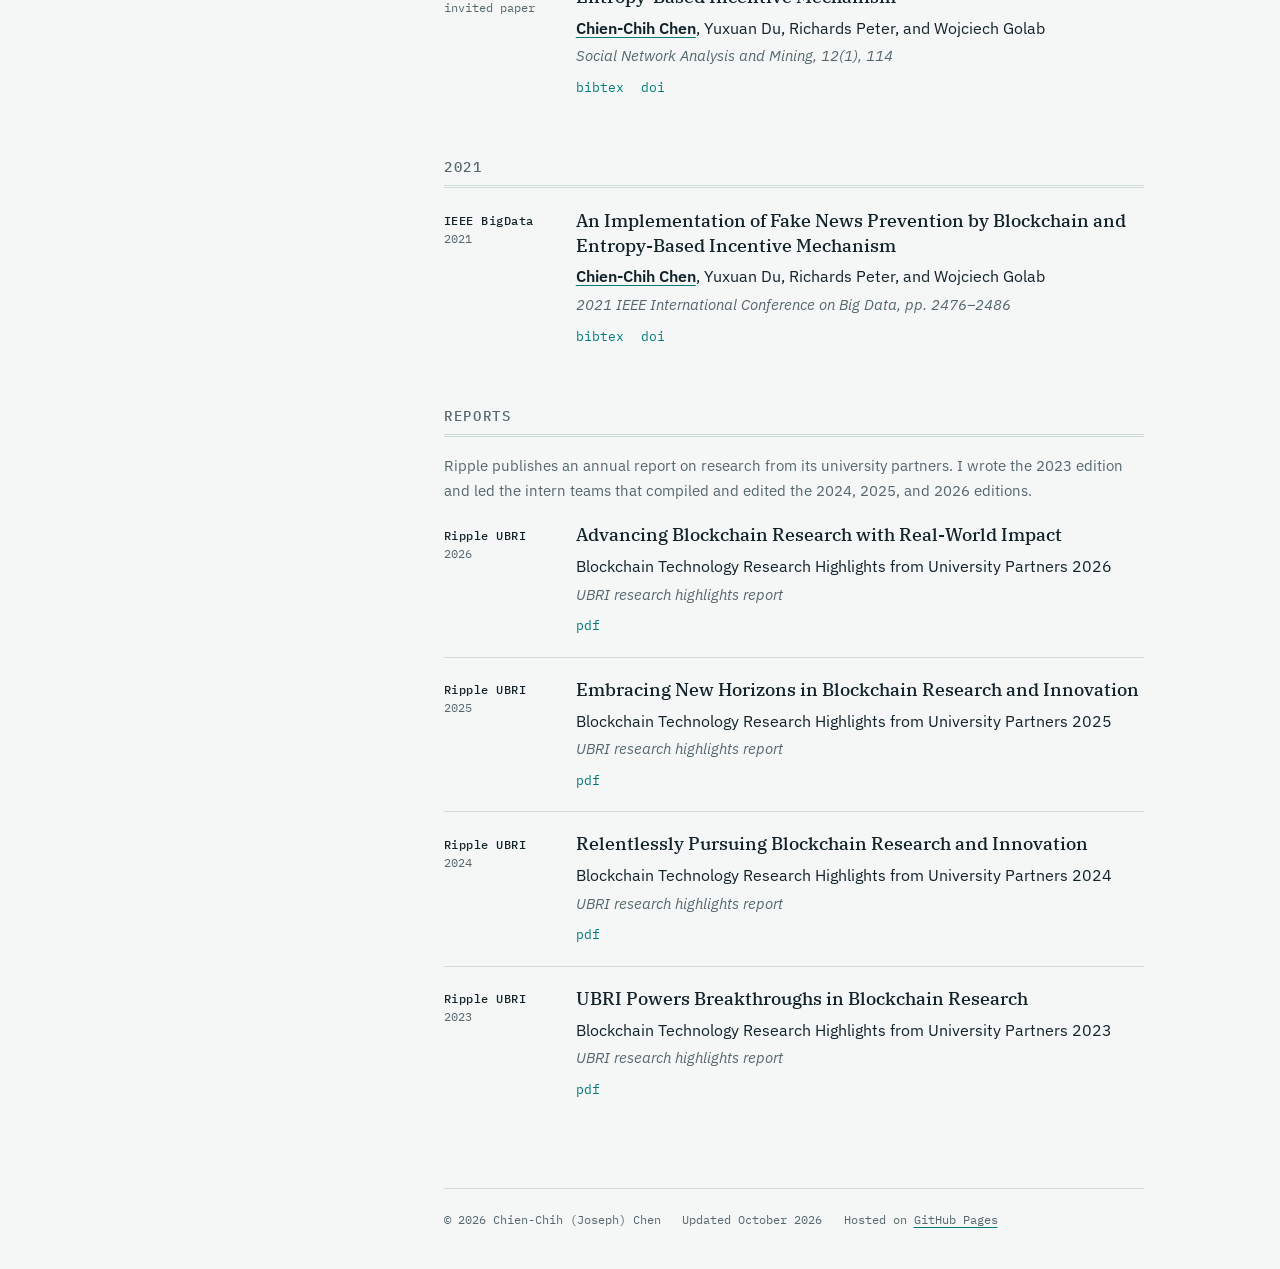
<file: publications.html>
<!DOCTYPE html>
<html lang="en">
<head>
  <meta charset="utf-8">
  <meta name="viewport" content="width=device-width, initial-scale=1">
  <title>Publications | Chien-Chih (Joseph) Chen</title>
  <meta name="author" content="Chien-Chih (Joseph) Chen">
  <meta name="description" content="Publications and preprints by Chien-Chih (Joseph) Chen.">
  <link rel="canonical" href="https://josephtw0305.github.io/publications.html">
  <link rel="icon" href="assets/img/favicon.svg" type="image/svg+xml">
  <link rel="preconnect" href="https://fonts.googleapis.com">
  <link rel="preconnect" href="https://fonts.gstatic.com" crossorigin>
  <link rel="stylesheet" href="https://fonts.googleapis.com/css2?family=IBM+Plex+Mono:wght@400;500&family=IBM+Plex+Sans:ital,wght@0,400;0,500;0,600;1,400&family=IBM+Plex+Serif:ital,wght@0,400;0,500;1,400&display=swap">
  <link rel="stylesheet" href="https://fonts.googleapis.com/css2?family=Noto+Serif+TC:wght@500;700&text=%E9%99%B3%E5%BB%BA%E6%99%BA%E5%8D%B0&display=swap">
  <link rel="stylesheet" href="assets/css/main.css?v=13">
  <script src="assets/js/site.js?v=4"></script>
</head>
<body>
  <div class="layout">

    <aside class="masthead">
      <div class="portrait">
        <img src="assets/img/prof_pic.jpg" alt="Photo of Chien-Chih (Joseph) Chen" width="480" height="600">
      </div>
      <p class="name"><a href="index.html">Chien-Chih (Joseph) Chen</a></p>
      <p class="name-zh"><span lang="zh-Hant">陳建智</span>
        <svg class="seal" viewBox="0 0 64 64" role="img" aria-label="Seal reading 陳建智印">
            <rect class="seal-bg" x="1" y="1" width="62" height="62" rx="5"/>
            <rect class="seal-line" x="5" y="5" width="54" height="54" rx="2"/>
            <text x="45.5" y="18.5" text-anchor="middle" dominant-baseline="central">陳</text>
            <text x="45.5" y="45.5" text-anchor="middle" dominant-baseline="central">建</text>
            <text x="18.5" y="18.5" text-anchor="middle" dominant-baseline="central">智</text>
            <text x="18.5" y="45.5" text-anchor="middle" dominant-baseline="central">印</text>
          </svg>
      </p>
      <p class="role">Ph.D. defended 2026, University of Waterloo<br>Research Analyst, Ripple UBRI</p>
      <nav class="toc" aria-label="Site">
        <a href="index.html"><span class="idx">01</span>About</a>
        <a class="active" href="publications.html" aria-current="page"><span class="idx">02</span>Publications</a>
        <a href="talks.html"><span class="idx">03</span>Talks</a>
        <a href="experience.html"><span class="idx">04</span>Experience</a>
        <a href="service.html"><span class="idx">05</span>Service &amp; Honors</a>
      </nav>
      <ul class="contact">
        <li><a href="mailto:joseph.chen@uwaterloo.ca"><svg viewBox="0 0 24 24" fill="currentColor" aria-hidden="true"><path d="M2 5.5A1.5 1.5 0 0 1 3.5 4h17A1.5 1.5 0 0 1 22 5.5v13a1.5 1.5 0 0 1-1.5 1.5h-17A1.5 1.5 0 0 1 2 18.5zm2.2.5 7.8 6.1L19.8 6zM20 7.8l-7.4 5.8a1 1 0 0 1-1.2 0L4 7.8V18h16z"/></svg>joseph.chen@uwaterloo.ca</a></li>
        <li><a href="https://scholar.google.com/citations?user=mp5iD-YAAAAJ&amp;hl=en"><svg viewBox="0 0 24 24" fill="currentColor" aria-hidden="true"><path d="M12 3 1 9l11 6 9-4.91V17h2V9L12 3zM5 13.18v4L12 21l7-3.82v-4L12 17l-7-3.82z"/></svg>Scholar</a></li>
        <li><a href="https://github.com/Josephtw0305"><svg viewBox="0 0 24 24" fill="currentColor" aria-hidden="true"><path d="M12 .5C5.65.5.5 5.65.5 12c0 5.08 3.29 9.39 7.86 10.91.58.1.79-.25.79-.56v-2c-3.2.7-3.87-1.37-3.87-1.37-.52-1.33-1.28-1.68-1.28-1.68-1.05-.72.08-.7.08-.7 1.16.08 1.77 1.19 1.77 1.19 1.03 1.77 2.71 1.26 3.37.96.1-.75.4-1.26.73-1.55-2.56-.29-5.25-1.28-5.25-5.69 0-1.26.45-2.29 1.19-3.1-.12-.29-.52-1.46.11-3.05 0 0 .97-.31 3.17 1.18a11 11 0 0 1 5.77 0c2.2-1.49 3.17-1.18 3.17-1.18.63 1.59.23 2.76.11 3.05.74.81 1.19 1.84 1.19 3.1 0 4.42-2.7 5.4-5.27 5.68.41.36.78 1.06.78 2.14v3.17c0 .31.21.67.8.56A11.5 11.5 0 0 0 23.5 12C23.5 5.65 18.35.5 12 .5z"/></svg>GitHub</a></li>
        <li><a href="https://www.linkedin.com/in/chien-chih-chen-tw/"><svg viewBox="0 0 24 24" fill="currentColor" aria-hidden="true"><path d="M20.45 20.45h-3.56v-5.57c0-1.33-.02-3.04-1.85-3.04-1.85 0-2.14 1.45-2.14 2.94v5.67H9.34V9h3.42v1.56h.05c.48-.9 1.64-1.85 3.37-1.85 3.6 0 4.27 2.37 4.27 5.46v6.28zM5.34 7.43a2.06 2.06 0 1 1 0-4.13 2.06 2.06 0 0 1 0 4.13zM7.12 20.45H3.56V9h3.56v11.45zM22.22 0H1.77C.79 0 0 .77 0 1.72v20.56C0 23.23.79 24 1.77 24h20.45c.98 0 1.78-.77 1.78-1.72V1.72C24 .77 23.2 0 22.22 0z"/></svg>LinkedIn</a></li>
      </ul>
      <button class="theme-toggle" id="theme-toggle" type="button" aria-label="Switch light or dark theme">
        <span class="to-dark"><svg viewBox="0 0 24 24" fill="currentColor" aria-hidden="true"><path d="M21 14.5A9 9 0 0 1 9.5 3a9 9 0 1 0 11.5 11.5z"/></svg>Dark</span>
        <span class="to-light"><svg viewBox="0 0 24 24" fill="none" stroke="currentColor" stroke-width="2" stroke-linecap="round" aria-hidden="true"><circle cx="12" cy="12" r="4.5"/><path d="M12 1.5v2.5M12 20v2.5M1.5 12H4M20 12h2.5M4.6 4.6l1.8 1.8M17.6 17.6l1.8 1.8M4.6 19.4l1.8-1.8M17.6 6.4l1.8-1.8"/></svg>Light</span>
      </button>
    </aside>

    <main class="content">
      <header class="page-head">
        <p class="eyebrow">02 · Publications</p>
        <h1 class="page-title">Papers and preprints</h1>
        <p class="page-lede">Newest first. Also listed on <a href="https://scholar.google.com/citations?user=mp5iD-YAAAAJ&amp;hl=en">Google Scholar</a>.</p>
      </header>

      <div class="filters" role="group" aria-label="Filter publications">
        <button type="button" data-filter="all" aria-pressed="true">All · 11</button>
        <button type="button" data-filter="peer" aria-pressed="false">Peer-reviewed · 4</button>
        <button type="button" data-filter="preprint" aria-pressed="false">Preprints · 3</button>
        <button type="button" data-filter="report" aria-pressed="false">Reports · 4</button>
      </div>

      <section class="year-group">
        <h2 class="year">FORTHCOMING</h2>

        <article class="pub" data-type="peer">
          <div class="pub-meta"><span class="venue">HICSS-60</span>2027, to appear</div>
          <div class="pub-body">
            <h3 class="pub-title"><a href="https://arxiv.org/abs/2609.00340">OreProof: Verifiable Provenance with Limited Disclosure for Critical-Minerals Supply Chains Using Zero-Knowledge Proofs</a></h3>
            <p class="pub-authors">Oleksandr Hrabar, Hossein Arshadi Soufiani, Henry M. Kim, <span class="me">Chien-Chih Chen</span>, Ali Vazirizadeh, and Hjalmar Turesson</p>
            <p class="pub-venue">Proceedings of the 60th Hawaii International Conference on System Sciences</p>
            <p class="pub-actions">
              <button type="button" data-toggle-target="abs-oreproof" aria-expanded="false">abstract</button>
              <button type="button" data-toggle-target="bib-oreproof" aria-expanded="false">bibtex</button>
              <a href="https://arxiv.org/pdf/2609.00340">pdf</a>
              <a href="https://arxiv.org/abs/2609.00340">arXiv</a>
            </p>
            <div class="abstract" id="abs-oreproof"><p>Critical-minerals supply chains face a structural tension: regulators and buyers demand verifiable provenance, yet upstream actors are hesitant to disclose supplier identities, assay grades/yields, and prices that verification appears to require. We report a design science account of OreProof, a prototypical traceability platform addressing this verifiability-disclosure trade-off. Instantiated for gold, OreProof combines a hybrid on-chain/off-chain data model, Groth16 zero-knowledge proofs for selective disclosure, a Merkle-batched anchoring pipeline, and UNTP-aligned verifiable credentials on a public zkEVM testnet. Against a transparent baseline, directly inferable confidential attributes fell from three of four categories to none under a defined attacker model, while batched anchoring substantially improved throughput. Our contributions are the artifact prototype as well as four nascent design principles: prove over committed data rather than exposing it; credential only verifiable origin and flag unknown inputs for blended commodities; emit standards-aligned credentials from the outset; and partition disclosure by supply-chain role.</p></div>
            <div class="bibtex" id="bib-oreproof"><pre>@inproceedings{hrabar2027oreproof,
  author    = {Hrabar, Oleksandr and Soufiani, Hossein Arshadi and Kim, Henry M. and Chen, Chien-Chih and Vazirizadeh, Ali and Turesson, Hjalmar},
  title     = {OreProof: Verifiable Provenance with Limited Disclosure for Critical-Minerals Supply Chains Using Zero-Knowledge Proofs},
  booktitle = {Proceedings of the 60th Hawaii International Conference on System Sciences (HICSS-60)},
  year      = {2027},
  note      = {To appear. Preprint available as arXiv:2609.00340}
}</pre></div>
          </div>
        </article>
      </section>

      <section class="year-group">
        <h2 class="year">2026</h2>

        <article class="pub" data-type="preprint">
          <div class="pub-meta"><span class="venue">arXiv</span>2026</div>
          <div class="pub-body">
            <h3 class="pub-title"><a href="https://arxiv.org/abs/2606.30974">A Tunable Incentive Mechanism for Binary Aggregation Without Verification</a></h3>
            <p class="pub-authors"><span class="me">Chien-Chih Chen</span> and Wojciech Golab</p>
            <p class="pub-venue">arXiv preprint arXiv:2606.30974</p>
            <p class="pub-actions">
              <button type="button" data-toggle-target="abs-binary" aria-expanded="false">abstract</button>
              <button type="button" data-toggle-target="bib-binary" aria-expanded="false">bibtex</button>
              <a href="https://arxiv.org/pdf/2606.30974">pdf</a>
              <a href="https://arxiv.org/abs/2606.30974">arXiv</a>
            </p>
            <div class="abstract" id="abs-binary"><p>Binary aggregation without verifiable ground truth arises when agents' reports must be aggregated without access to gold-standard labels. This paper studies a tunable reward–penalty mechanism for binary aggregation without verification. Agents choose between a conforming strategy, which reports an informative private signal, and a non-conforming strategy, which follows a deterministic prior-informed report rule. For this mechanism, we derive cost-adjusted sufficient conditions for incentive compatibility and individual rationality as bounds on the reward–penalty ratio. The analysis identifies feasible ratio regions, cases in which ratio adjustment restores feasibility, and parameter regimes in which no ratio satisfies both constraints under the modeled construction. We also state a conditional all-conforming Nash equilibrium result within the restricted strategy set. Entropy-based scaling and stake-weighted redistribution are treated as extensions, with stake-weighted redistribution inducing agent-specific incentive constraints. Numerical checks support the closed-form Tier 1 quantities and illustrate threshold sensitivity.</p></div>
            <div class="bibtex" id="bib-binary"><pre>@misc{chen2026binary,
  author        = {Chen, Chien-Chih and Golab, Wojciech},
  title         = {A Tunable Incentive Mechanism for Binary Aggregation Without Verification},
  year          = {2026},
  eprint        = {2606.30974},
  archivePrefix = {arXiv},
  primaryClass  = {cs.GT}
}</pre></div>
          </div>
        </article>

        <article class="pub" data-type="preprint">
          <div class="pub-meta"><span class="venue">arXiv</span>2026</div>
          <div class="pub-body">
            <h3 class="pub-title"><a href="https://arxiv.org/abs/2604.25913">Credit Limits beyond Full Collateralization in Decentralized Micropayments: Incentive Conditions</a></h3>
            <p class="pub-authors"><span class="me">Chien-Chih Chen</span> and Wojciech Golab</p>
            <p class="pub-venue">arXiv preprint arXiv:2604.25913</p>
            <p class="pub-actions">
              <button type="button" data-toggle-target="abs-credit" aria-expanded="false">abstract</button>
              <button type="button" data-toggle-target="bib-credit" aria-expanded="false">bibtex</button>
              <a href="https://arxiv.org/pdf/2604.25913">pdf</a>
              <a href="https://arxiv.org/abs/2604.25913">arXiv</a>
            </p>
            <div class="abstract" id="abs-credit"><p>In decentralized non-custodial micropayments, the central challenge is not whether payments can be executed directly, but under what conditions such systems can offer credit limits without requiring full collateral backing. Existing approaches typically tie available credit to posted collateral, causing liquidity requirements to scale with transaction volume and settlement exposure and limiting the practical usefulness of credit-based micropayments. This paper characterizes the incentive conditions under which credit-based non-custodial micropayments can operate beyond full collateralization while remaining incentive compatible. We model repeated buyer–merchant interactions under public monitoring and identify the roles of bounded exposure, verifiable settlement outcomes, and continuation value in deterring strategic default under non-custodial execution. The resulting characterization clarifies the trade-off between capital efficiency and the enforcement conditions required to sustain under-collateralized credit expansion without custodial trust. As an illustrative application-layer instantiation, an Arbitrum Nitro prototype provides execution-level evidence that the settlement, commitment, and incentive-enforcement paths of a credit-limit-based design can be realized with low on-chain overhead.</p></div>
            <div class="bibtex" id="bib-credit"><pre>@misc{chen2026credit,
  author        = {Chen, Chien-Chih and Golab, Wojciech},
  title         = {Credit Limits beyond Full Collateralization in Decentralized Micropayments: Incentive Conditions},
  year          = {2026},
  eprint        = {2604.25913},
  archivePrefix = {arXiv},
  primaryClass  = {cs.GT}
}</pre></div>
          </div>
        </article>

        <article class="pub" data-type="preprint">
          <div class="pub-meta"><span class="venue">arXiv</span>2026</div>
          <div class="pub-body">
            <h3 class="pub-title"><a href="https://arxiv.org/abs/2604.21517">Systematizing Blockchain Research Themes and Design Patterns: Insights from the University Blockchain Research Initiative (UBRI)</a></h3>
            <p class="pub-authors"><span class="me">Chien-Chih Chen</span>, Yitian Wang, Emma Nasseri, Yebo Feng, and Lauren Weymouth</p>
            <p class="pub-venue">arXiv preprint arXiv:2604.21517</p>
            <p class="pub-actions">
              <button type="button" data-toggle-target="abs-ubri" aria-expanded="false">abstract</button>
              <button type="button" data-toggle-target="bib-ubri" aria-expanded="false">bibtex</button>
              <a href="https://arxiv.org/pdf/2604.21517">pdf</a>
              <a href="https://arxiv.org/abs/2604.21517">arXiv</a>
            </p>
            <div class="abstract" id="abs-ubri"><p>The rapid expansion of blockchain and digital asset ecosystems has intensified the challenge of translating academic research into deployable systems and regulatory frameworks. While advances in cryptography, consensus, digital assets, and governance are substantial, institutional mechanisms that sustain research-to-deployment translation at ecosystem scale remain comparatively under-theorized. This paper examines the architectural and coordination patterns that enable such translation, using the University Blockchain Research Initiative (UBRI) network as a representative case of long-term academic and industry collaboration. Drawing on research outputs and convenings from 2022 to 2025, we synthesize recurring design tensions across technical and institutional domains, including scalability versus security, decentralization versus governance, and privacy versus compliance. Rather than cataloging individual projects, we abstract system-level themes that connect research contributions to deployment constraints and policy adaptation, providing a structured lens for understanding how academic research informs production architectures, regulatory development, and ecosystem resilience in emerging decentralized infrastructures.</p></div>
            <div class="bibtex" id="bib-ubri"><pre>@misc{chen2026ubri,
  author        = {Chen, Chien-Chih and Wang, Yitian and Nasseri, Emma and Feng, Yebo and Weymouth, Lauren},
  title         = {Systematizing Blockchain Research Themes and Design Patterns: Insights from the University Blockchain Research Initiative (UBRI)},
  year          = {2026},
  eprint        = {2604.21517},
  archivePrefix = {arXiv},
  primaryClass  = {cs.DC}
}</pre></div>
          </div>
        </article>
      </section>

      <section class="year-group">
        <h2 class="year">2024</h2>

        <article class="pub" data-type="peer">
          <div class="pub-meta"><span class="venue">ACM BSCI</span>2024<br><span class="stamp">Best Paper</span></div>
          <div class="pub-body">
            <h3 class="pub-title"><a href="https://doi.org/10.1145/3659463.3660021">A Game Theoretic Analysis of Validator Strategies in Ethereum 2.0</a></h3>
            <p class="pub-authors"><span class="me">Chien-Chih Chen</span> and Wojciech Golab</p>
            <p class="pub-venue">Proceedings of the 6th ACM International Symposium on Blockchain and Secure Critical Infrastructure, pp. 1–14</p>
            <p class="pub-actions">
              <button type="button" data-toggle-target="bib-validator" aria-expanded="false">bibtex</button>
              <a href="https://doi.org/10.1145/3659463.3660021">doi</a>
            </p>
            <div class="bibtex" id="bib-validator"><pre>@inproceedings{chen2024validator,
  author    = {Chen, Chien-Chih and Golab, Wojciech},
  title     = {A Game Theoretic Analysis of Validator Strategies in Ethereum 2.0},
  booktitle = {Proceedings of the 6th ACM International Symposium on Blockchain and Secure Critical Infrastructure},
  series    = {BSCI '24},
  pages     = {1--14},
  year      = {2024},
  publisher = {Association for Computing Machinery},
  doi       = {10.1145/3659463.3660021}
}</pre></div>
          </div>
        </article>
      </section>

      <section class="year-group">
        <h2 class="year">2022</h2>

        <article class="pub" data-type="peer">
          <div class="pub-meta"><span class="venue">SNAM</span>2022<br>invited paper</div>
          <div class="pub-body">
            <h3 class="pub-title"><a href="https://doi.org/10.1007/s13278-022-00941-5">An Implementation of Fake News Prevention by Blockchain and Entropy-Based Incentive Mechanism</a></h3>
            <p class="pub-authors"><span class="me">Chien-Chih Chen</span>, Yuxuan Du, Richards Peter, and Wojciech Golab</p>
            <p class="pub-venue">Social Network Analysis and Mining, 12(1), 114</p>
            <p class="pub-actions">
              <button type="button" data-toggle-target="bib-snam" aria-expanded="false">bibtex</button>
              <a href="https://doi.org/10.1007/s13278-022-00941-5">doi</a>
            </p>
            <div class="bibtex" id="bib-snam"><pre>@article{chen2022fakenews,
  author  = {Chen, Chien-Chih and Du, Yuxuan and Peter, Richards and Golab, Wojciech},
  title   = {An Implementation of Fake News Prevention by Blockchain and Entropy-Based Incentive Mechanism},
  journal = {Social Network Analysis and Mining},
  volume  = {12},
  number  = {1},
  pages   = {114},
  year    = {2022},
  doi     = {10.1007/s13278-022-00941-5}
}</pre></div>
          </div>
        </article>
      </section>

      <section class="year-group">
        <h2 class="year">2021</h2>

        <article class="pub" data-type="peer">
          <div class="pub-meta"><span class="venue">IEEE BigData</span>2021</div>
          <div class="pub-body">
            <h3 class="pub-title"><a href="https://doi.org/10.1109/BigData52589.2021.9671778">An Implementation of Fake News Prevention by Blockchain and Entropy-Based Incentive Mechanism</a></h3>
            <p class="pub-authors"><span class="me">Chien-Chih Chen</span>, Yuxuan Du, Richards Peter, and Wojciech Golab</p>
            <p class="pub-venue">2021 IEEE International Conference on Big Data, pp. 2476–2486</p>
            <p class="pub-actions">
              <button type="button" data-toggle-target="bib-bigdata" aria-expanded="false">bibtex</button>
              <a href="https://doi.org/10.1109/BigData52589.2021.9671778">doi</a>
            </p>
            <div class="bibtex" id="bib-bigdata"><pre>@inproceedings{chen2021fakenews,
  author    = {Chen, Chien-Chih and Du, Yuxuan and Peter, Richards and Golab, Wojciech},
  title     = {An Implementation of Fake News Prevention by Blockchain and Entropy-Based Incentive Mechanism},
  booktitle = {2021 IEEE International Conference on Big Data (Big Data)},
  pages     = {2476--2486},
  year      = {2021},
  doi       = {10.1109/BigData52589.2021.9671778}
}</pre></div>
          </div>
        </article>
      </section>

      <section class="year-group">
        <h2 class="year">REPORTS</h2>
        <p class="group-note">Ripple publishes an annual report on research from its university partners. I wrote the 2023 edition and led the intern teams that compiled and edited the 2024, 2025, and 2026 editions.</p>

        <article class="pub" data-type="report">
          <div class="pub-meta"><span class="venue">Ripple UBRI</span>2026</div>
          <div class="pub-body">
            <h3 class="pub-title"><a href="https://ripple.com/reports/Ripple-UBRI-Research-2026.pdf">Advancing Blockchain Research with Real-World Impact</a></h3>
            <p class="pub-subtitle">Blockchain Technology Research Highlights from University Partners 2026</p>
            <p class="pub-venue">UBRI research highlights report</p>
            <p class="pub-actions"><a href="https://ripple.com/reports/Ripple-UBRI-Research-2026.pdf">pdf</a></p>
          </div>
        </article>

        <article class="pub" data-type="report">
          <div class="pub-meta"><span class="venue">Ripple UBRI</span>2025</div>
          <div class="pub-body">
            <h3 class="pub-title"><a href="https://ripple.com/files/RippleImpact-UBRI-Research-2025.pdf">Embracing New Horizons in Blockchain Research and Innovation</a></h3>
            <p class="pub-subtitle">Blockchain Technology Research Highlights from University Partners 2025</p>
            <p class="pub-venue">UBRI research highlights report</p>
            <p class="pub-actions"><a href="https://ripple.com/files/RippleImpact-UBRI-Research-2025.pdf">pdf</a></p>
          </div>
        </article>

        <article class="pub" data-type="report">
          <div class="pub-meta"><span class="venue">Ripple UBRI</span>2024</div>
          <div class="pub-body">
            <h3 class="pub-title"><a href="https://ripple.com/files/RippleImpact-UBRI-Research-2024.pdf">Relentlessly Pursuing Blockchain Research and Innovation</a></h3>
            <p class="pub-subtitle">Blockchain Technology Research Highlights from University Partners 2024</p>
            <p class="pub-venue">UBRI research highlights report</p>
            <p class="pub-actions"><a href="https://ripple.com/files/RippleImpact-UBRI-Research-2024.pdf">pdf</a></p>
          </div>
        </article>

        <article class="pub" data-type="report">
          <div class="pub-meta"><span class="venue">Ripple UBRI</span>2023</div>
          <div class="pub-body">
            <h3 class="pub-title"><a href="https://ripple.com/files/RippleImpact-UBRI-Research-2023.pdf">UBRI Powers Breakthroughs in Blockchain Research</a></h3>
            <p class="pub-subtitle">Blockchain Technology Research Highlights from University Partners 2023</p>
            <p class="pub-venue">UBRI research highlights report</p>
            <p class="pub-actions"><a href="https://ripple.com/files/RippleImpact-UBRI-Research-2023.pdf">pdf</a></p>
          </div>
        </article>
      </section>

      <footer class="site-footer">
        <span>&copy; 2026 Chien-Chih (Joseph) Chen</span>
        <span>Updated October 2026</span>
        <span>Hosted on <a href="https://pages.github.com/">GitHub Pages</a></span>
      </footer>
    </main>

  </div>
</body>
</html>
</file>
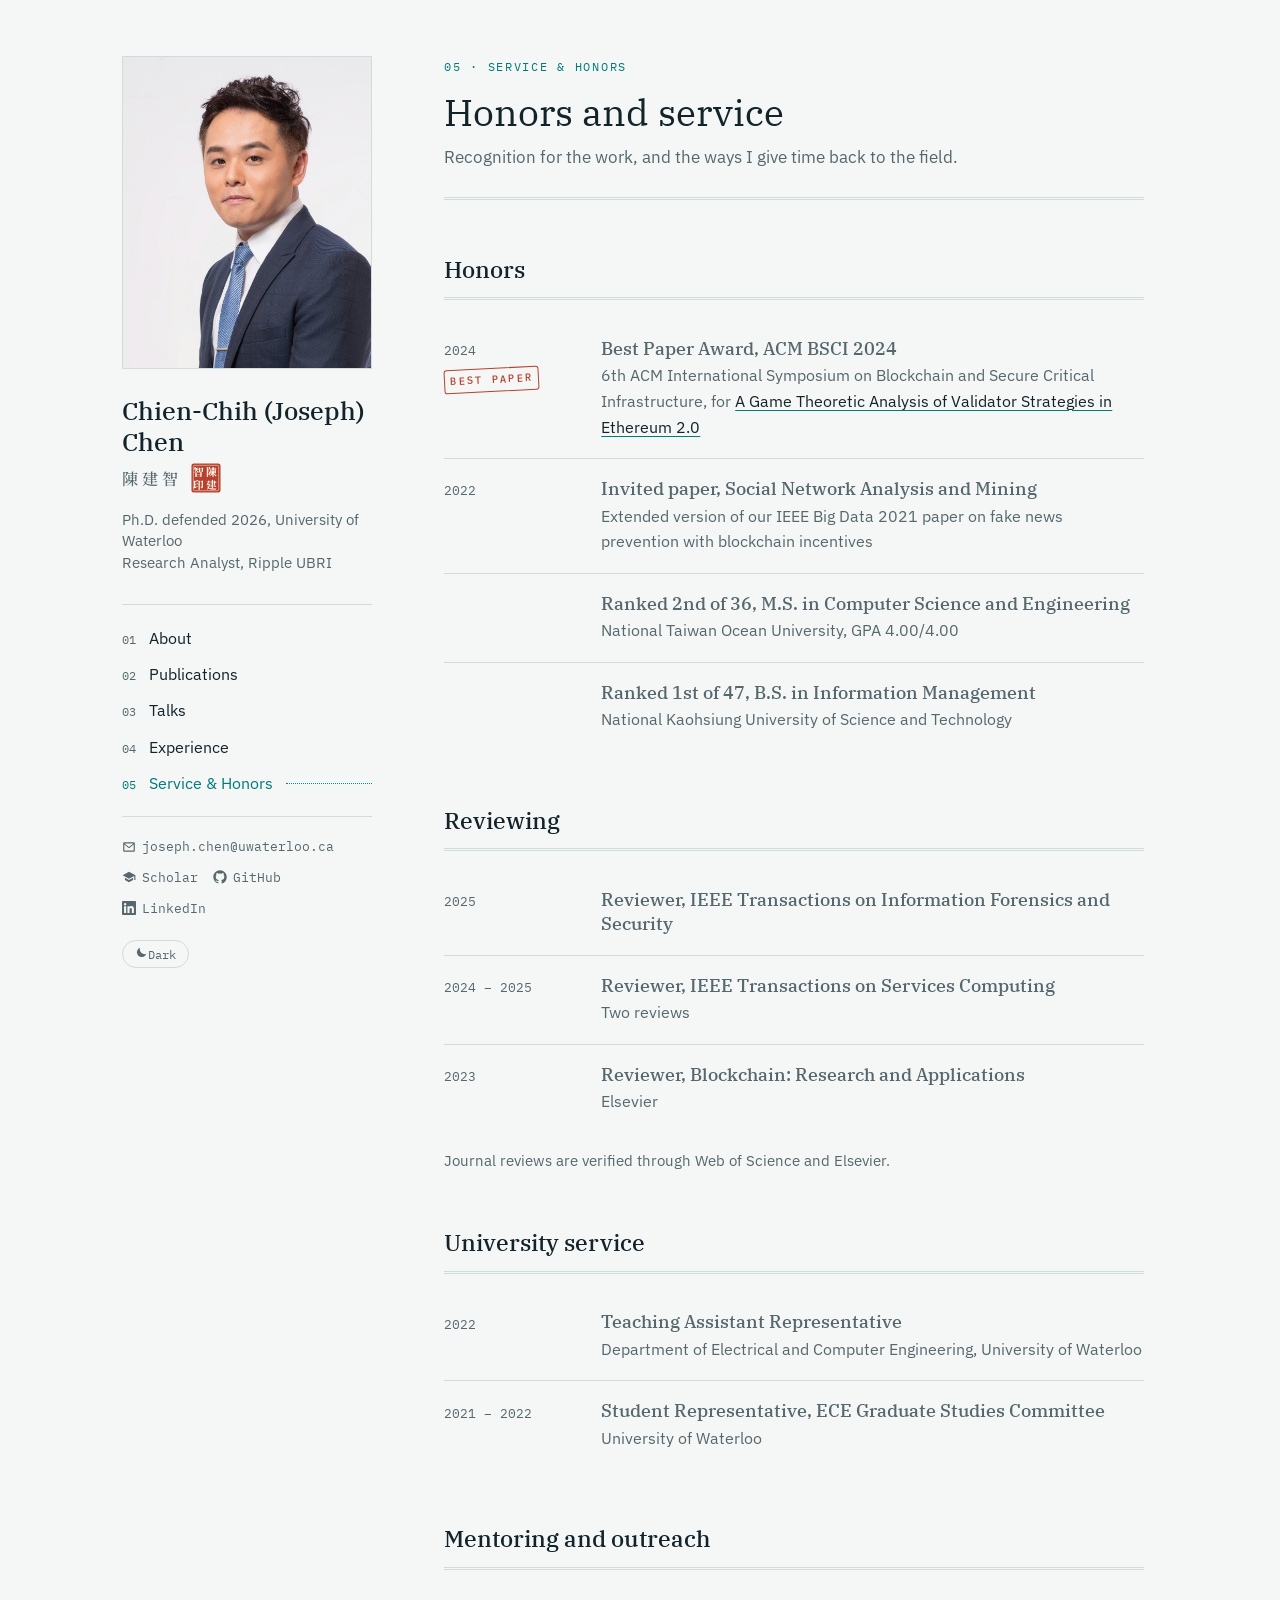
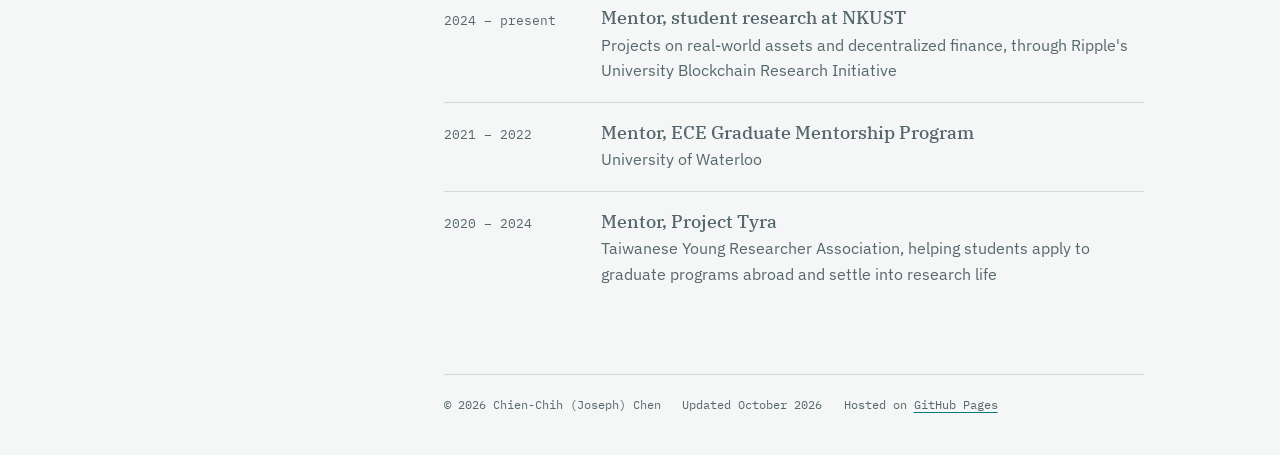
<file: service.html>
<!DOCTYPE html>
<html lang="en">
<head>
  <meta charset="utf-8">
  <meta name="viewport" content="width=device-width, initial-scale=1">
  <title>Service &amp; Honors | Chien-Chih (Joseph) Chen</title>
  <meta name="author" content="Chien-Chih (Joseph) Chen">
  <meta name="description" content="Honors, professional service, and mentoring by Chien-Chih (Joseph) Chen.">
  <link rel="canonical" href="https://josephtw0305.github.io/service.html">
  <link rel="icon" href="assets/img/favicon.svg" type="image/svg+xml">
  <link rel="preconnect" href="https://fonts.googleapis.com">
  <link rel="preconnect" href="https://fonts.gstatic.com" crossorigin>
  <link rel="stylesheet" href="https://fonts.googleapis.com/css2?family=IBM+Plex+Mono:wght@400;500&family=IBM+Plex+Sans:ital,wght@0,400;0,500;0,600;1,400&family=IBM+Plex+Serif:ital,wght@0,400;0,500;1,400&display=swap">
  <link rel="stylesheet" href="https://fonts.googleapis.com/css2?family=Noto+Serif+TC:wght@500;700&text=%E9%99%B3%E5%BB%BA%E6%99%BA%E5%8D%B0&display=swap">
  <link rel="stylesheet" href="assets/css/main.css?v=13">
  <script src="assets/js/site.js?v=4"></script>
</head>
<body>
  <div class="layout">

    <aside class="masthead">
      <div class="portrait">
        <img src="assets/img/prof_pic.jpg" alt="Photo of Chien-Chih (Joseph) Chen" width="480" height="600">
      </div>
      <p class="name"><a href="index.html">Chien-Chih (Joseph) Chen</a></p>
      <p class="name-zh"><span lang="zh-Hant">陳建智</span>
        <svg class="seal" viewBox="0 0 64 64" role="img" aria-label="Seal reading 陳建智印">
            <rect class="seal-bg" x="1" y="1" width="62" height="62" rx="5"/>
            <rect class="seal-line" x="5" y="5" width="54" height="54" rx="2"/>
            <text x="45.5" y="18.5" text-anchor="middle" dominant-baseline="central">陳</text>
            <text x="45.5" y="45.5" text-anchor="middle" dominant-baseline="central">建</text>
            <text x="18.5" y="18.5" text-anchor="middle" dominant-baseline="central">智</text>
            <text x="18.5" y="45.5" text-anchor="middle" dominant-baseline="central">印</text>
          </svg>
      </p>
      <p class="role">Ph.D. defended 2026, University of Waterloo<br>Research Analyst, Ripple UBRI</p>
      <nav class="toc" aria-label="Site">
        <a href="index.html"><span class="idx">01</span>About</a>
        <a href="publications.html"><span class="idx">02</span>Publications</a>
        <a href="talks.html"><span class="idx">03</span>Talks</a>
        <a href="experience.html"><span class="idx">04</span>Experience</a>
        <a class="active" href="service.html" aria-current="page"><span class="idx">05</span>Service &amp; Honors</a>
      </nav>
      <ul class="contact">
        <li><a href="mailto:joseph.chen@uwaterloo.ca"><svg viewBox="0 0 24 24" fill="currentColor" aria-hidden="true"><path d="M2 5.5A1.5 1.5 0 0 1 3.5 4h17A1.5 1.5 0 0 1 22 5.5v13a1.5 1.5 0 0 1-1.5 1.5h-17A1.5 1.5 0 0 1 2 18.5zm2.2.5 7.8 6.1L19.8 6zM20 7.8l-7.4 5.8a1 1 0 0 1-1.2 0L4 7.8V18h16z"/></svg>joseph.chen@uwaterloo.ca</a></li>
        <li><a href="https://scholar.google.com/citations?user=mp5iD-YAAAAJ&amp;hl=en"><svg viewBox="0 0 24 24" fill="currentColor" aria-hidden="true"><path d="M12 3 1 9l11 6 9-4.91V17h2V9L12 3zM5 13.18v4L12 21l7-3.82v-4L12 17l-7-3.82z"/></svg>Scholar</a></li>
        <li><a href="https://github.com/Josephtw0305"><svg viewBox="0 0 24 24" fill="currentColor" aria-hidden="true"><path d="M12 .5C5.65.5.5 5.65.5 12c0 5.08 3.29 9.39 7.86 10.91.58.1.79-.25.79-.56v-2c-3.2.7-3.87-1.37-3.87-1.37-.52-1.33-1.28-1.68-1.28-1.68-1.05-.72.08-.7.08-.7 1.16.08 1.77 1.19 1.77 1.19 1.03 1.77 2.71 1.26 3.37.96.1-.75.4-1.26.73-1.55-2.56-.29-5.25-1.28-5.25-5.69 0-1.26.45-2.29 1.19-3.1-.12-.29-.52-1.46.11-3.05 0 0 .97-.31 3.17 1.18a11 11 0 0 1 5.77 0c2.2-1.49 3.17-1.18 3.17-1.18.63 1.59.23 2.76.11 3.05.74.81 1.19 1.84 1.19 3.1 0 4.42-2.7 5.4-5.27 5.68.41.36.78 1.06.78 2.14v3.17c0 .31.21.67.8.56A11.5 11.5 0 0 0 23.5 12C23.5 5.65 18.35.5 12 .5z"/></svg>GitHub</a></li>
        <li><a href="https://www.linkedin.com/in/chien-chih-chen-tw/"><svg viewBox="0 0 24 24" fill="currentColor" aria-hidden="true"><path d="M20.45 20.45h-3.56v-5.57c0-1.33-.02-3.04-1.85-3.04-1.85 0-2.14 1.45-2.14 2.94v5.67H9.34V9h3.42v1.56h.05c.48-.9 1.64-1.85 3.37-1.85 3.6 0 4.27 2.37 4.27 5.46v6.28zM5.34 7.43a2.06 2.06 0 1 1 0-4.13 2.06 2.06 0 0 1 0 4.13zM7.12 20.45H3.56V9h3.56v11.45zM22.22 0H1.77C.79 0 0 .77 0 1.72v20.56C0 23.23.79 24 1.77 24h20.45c.98 0 1.78-.77 1.78-1.72V1.72C24 .77 23.2 0 22.22 0z"/></svg>LinkedIn</a></li>
      </ul>
      <button class="theme-toggle" id="theme-toggle" type="button" aria-label="Switch light or dark theme">
        <span class="to-dark"><svg viewBox="0 0 24 24" fill="currentColor" aria-hidden="true"><path d="M21 14.5A9 9 0 0 1 9.5 3a9 9 0 1 0 11.5 11.5z"/></svg>Dark</span>
        <span class="to-light"><svg viewBox="0 0 24 24" fill="none" stroke="currentColor" stroke-width="2" stroke-linecap="round" aria-hidden="true"><circle cx="12" cy="12" r="4.5"/><path d="M12 1.5v2.5M12 20v2.5M1.5 12H4M20 12h2.5M4.6 4.6l1.8 1.8M17.6 17.6l1.8 1.8M4.6 19.4l1.8-1.8M17.6 6.4l1.8-1.8"/></svg>Light</span>
      </button>
    </aside>

    <main class="content">
      <header class="page-head">
        <p class="eyebrow">05 · Service &amp; Honors</p>
        <h1 class="page-title">Honors and service</h1>
        <p class="page-lede">Recognition for the work, and the ways I give time back to the field.</p>
      </header>

      <section class="section">
        <h2 class="section-title">Honors</h2>
        <ol class="entries">
          <li>
            <div class="when">2024<br><span class="stamp">Best Paper</span></div>
            <div class="what">
              <p class="role">Best Paper Award, ACM BSCI 2024</p>
              <p class="org">6th ACM International Symposium on Blockchain and Secure Critical Infrastructure, for <a href="https://doi.org/10.1145/3659463.3660021">A Game Theoretic Analysis of Validator Strategies in Ethereum 2.0</a></p>
            </div>
          </li>
          <li>
            <div class="when">2022</div>
            <div class="what">
              <p class="role">Invited paper, Social Network Analysis and Mining</p>
              <p class="org">Extended version of our IEEE Big Data 2021 paper on fake news prevention with blockchain incentives</p>
            </div>
          </li>
          <li>
            <div class="when"></div>
            <div class="what">
              <p class="role">Ranked 2nd of 36, M.S. in Computer Science and Engineering</p>
              <p class="org">National Taiwan Ocean University, GPA 4.00/4.00</p>
            </div>
          </li>
          <li>
            <div class="when"></div>
            <div class="what">
              <p class="role">Ranked 1st of 47, B.S. in Information Management</p>
              <p class="org">National Kaohsiung University of Science and Technology</p>
            </div>
          </li>
        </ol>
      </section>

      <section class="section">
        <h2 class="section-title">Reviewing</h2>
        <ol class="entries">
          <li>
            <div class="when">2025</div>
            <div class="what">
              <p class="role">Reviewer, IEEE Transactions on Information Forensics and Security</p>
            </div>
          </li>
          <li>
            <div class="when">2024 – 2025</div>
            <div class="what">
              <p class="role">Reviewer, IEEE Transactions on Services Computing</p>
              <p class="org">Two reviews</p>
            </div>
          </li>
          <li>
            <div class="when">2023</div>
            <div class="what">
              <p class="role">Reviewer, Blockchain: Research and Applications</p>
              <p class="org">Elsevier</p>
            </div>
          </li>
        </ol>
        <p class="group-note">Journal reviews are verified through Web of Science and Elsevier.</p>
      </section>

      <section class="section">
        <h2 class="section-title">University service</h2>
        <ol class="entries">
          <li>
            <div class="when">2022</div>
            <div class="what">
              <p class="role">Teaching Assistant Representative</p>
              <p class="org">Department of Electrical and Computer Engineering, University of Waterloo</p>
            </div>
          </li>
          <li>
            <div class="when">2021 – 2022</div>
            <div class="what">
              <p class="role">Student Representative, ECE Graduate Studies Committee</p>
              <p class="org">University of Waterloo</p>
            </div>
          </li>
        </ol>
      </section>

      <section class="section">
        <h2 class="section-title">Mentoring and outreach</h2>
        <ol class="entries">
          <li>
            <div class="when">2024 – present</div>
            <div class="what">
              <p class="role">Mentor, student research at NKUST</p>
              <p class="org">Projects on real-world assets and decentralized finance, through Ripple's University Blockchain Research Initiative</p>
            </div>
          </li>
          <li>
            <div class="when">2021 – 2022</div>
            <div class="what">
              <p class="role">Mentor, ECE Graduate Mentorship Program</p>
              <p class="org">University of Waterloo</p>
            </div>
          </li>
          <li>
            <div class="when">2020 – 2024</div>
            <div class="what">
              <p class="role">Mentor, Project Tyra</p>
              <p class="org">Taiwanese Young Researcher Association, helping students apply to graduate programs abroad and settle into research life</p>
            </div>
          </li>
        </ol>
      </section>

      <footer class="site-footer">
        <span>&copy; 2026 Chien-Chih (Joseph) Chen</span>
        <span>Updated October 2026</span>
        <span>Hosted on <a href="https://pages.github.com/">GitHub Pages</a></span>
      </footer>
    </main>

  </div>
</body>
</html>
</file>
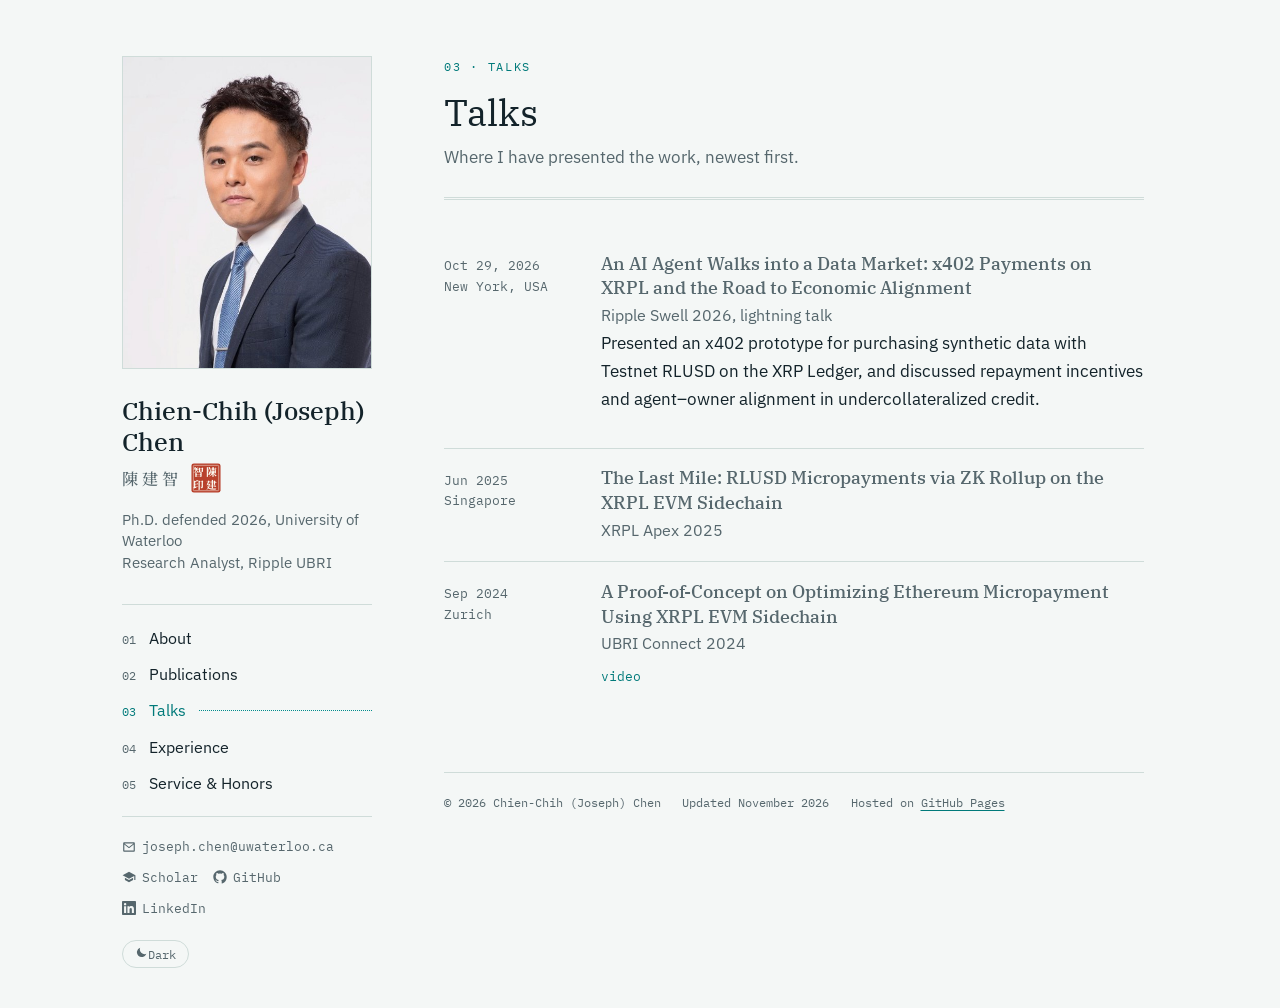
<file: talks.html>
<!DOCTYPE html>
<html lang="en">
<head>
  <meta charset="utf-8">
  <meta name="viewport" content="width=device-width, initial-scale=1">
  <title>Talks | Chien-Chih (Joseph) Chen</title>
  <meta name="author" content="Chien-Chih (Joseph) Chen">
  <meta name="description" content="Conference talks by Chien-Chih (Joseph) Chen.">
  <link rel="canonical" href="https://josephtw0305.github.io/talks.html">
  <link rel="icon" href="assets/img/favicon.svg" type="image/svg+xml">
  <link rel="preconnect" href="https://fonts.googleapis.com">
  <link rel="preconnect" href="https://fonts.gstatic.com" crossorigin>
  <link rel="stylesheet" href="https://fonts.googleapis.com/css2?family=IBM+Plex+Mono:wght@400;500&family=IBM+Plex+Sans:ital,wght@0,400;0,500;0,600;1,400&family=IBM+Plex+Serif:ital,wght@0,400;0,500;1,400&display=swap">
  <link rel="stylesheet" href="https://fonts.googleapis.com/css2?family=Noto+Serif+TC:wght@500;700&text=%E9%99%B3%E5%BB%BA%E6%99%BA%E5%8D%B0&display=swap">
  <link rel="stylesheet" href="assets/css/main.css?v=13">
  <script src="assets/js/site.js?v=4"></script>
</head>
<body>
  <div class="layout">

    <aside class="masthead">
      <div class="portrait">
        <img src="assets/img/prof_pic.jpg" alt="Photo of Chien-Chih (Joseph) Chen" width="480" height="600">
      </div>
      <p class="name"><a href="index.html">Chien-Chih (Joseph) Chen</a></p>
      <p class="name-zh"><span lang="zh-Hant">陳建智</span>
        <svg class="seal" viewBox="0 0 64 64" role="img" aria-label="Seal reading 陳建智印">
            <rect class="seal-bg" x="1" y="1" width="62" height="62" rx="5"/>
            <rect class="seal-line" x="5" y="5" width="54" height="54" rx="2"/>
            <text x="45.5" y="18.5" text-anchor="middle" dominant-baseline="central">陳</text>
            <text x="45.5" y="45.5" text-anchor="middle" dominant-baseline="central">建</text>
            <text x="18.5" y="18.5" text-anchor="middle" dominant-baseline="central">智</text>
            <text x="18.5" y="45.5" text-anchor="middle" dominant-baseline="central">印</text>
          </svg>
      </p>
      <p class="role">Ph.D. defended 2026, University of Waterloo<br>Research Analyst, Ripple UBRI</p>
      <nav class="toc" aria-label="Site">
        <a href="index.html"><span class="idx">01</span>About</a>
        <a href="publications.html"><span class="idx">02</span>Publications</a>
        <a class="active" href="talks.html" aria-current="page"><span class="idx">03</span>Talks</a>
        <a href="experience.html"><span class="idx">04</span>Experience</a>
        <a href="service.html"><span class="idx">05</span>Service &amp; Honors</a>
      </nav>
      <ul class="contact">
        <li><a href="mailto:joseph.chen@uwaterloo.ca"><svg viewBox="0 0 24 24" fill="currentColor" aria-hidden="true"><path d="M2 5.5A1.5 1.5 0 0 1 3.5 4h17A1.5 1.5 0 0 1 22 5.5v13a1.5 1.5 0 0 1-1.5 1.5h-17A1.5 1.5 0 0 1 2 18.5zm2.2.5 7.8 6.1L19.8 6zM20 7.8l-7.4 5.8a1 1 0 0 1-1.2 0L4 7.8V18h16z"/></svg>joseph.chen@uwaterloo.ca</a></li>
        <li><a href="https://scholar.google.com/citations?user=mp5iD-YAAAAJ&amp;hl=en"><svg viewBox="0 0 24 24" fill="currentColor" aria-hidden="true"><path d="M12 3 1 9l11 6 9-4.91V17h2V9L12 3zM5 13.18v4L12 21l7-3.82v-4L12 17l-7-3.82z"/></svg>Scholar</a></li>
        <li><a href="https://github.com/Josephtw0305"><svg viewBox="0 0 24 24" fill="currentColor" aria-hidden="true"><path d="M12 .5C5.65.5.5 5.65.5 12c0 5.08 3.29 9.39 7.86 10.91.58.1.79-.25.79-.56v-2c-3.2.7-3.87-1.37-3.87-1.37-.52-1.33-1.28-1.68-1.28-1.68-1.05-.72.08-.7.08-.7 1.16.08 1.77 1.19 1.77 1.19 1.03 1.77 2.71 1.26 3.37.96.1-.75.4-1.26.73-1.55-2.56-.29-5.25-1.28-5.25-5.69 0-1.26.45-2.29 1.19-3.1-.12-.29-.52-1.46.11-3.05 0 0 .97-.31 3.17 1.18a11 11 0 0 1 5.77 0c2.2-1.49 3.17-1.18 3.17-1.18.63 1.59.23 2.76.11 3.05.74.81 1.19 1.84 1.19 3.1 0 4.42-2.7 5.4-5.27 5.68.41.36.78 1.06.78 2.14v3.17c0 .31.21.67.8.56A11.5 11.5 0 0 0 23.5 12C23.5 5.65 18.35.5 12 .5z"/></svg>GitHub</a></li>
        <li><a href="https://www.linkedin.com/in/chien-chih-chen-tw/"><svg viewBox="0 0 24 24" fill="currentColor" aria-hidden="true"><path d="M20.45 20.45h-3.56v-5.57c0-1.33-.02-3.04-1.85-3.04-1.85 0-2.14 1.45-2.14 2.94v5.67H9.34V9h3.42v1.56h.05c.48-.9 1.64-1.85 3.37-1.85 3.6 0 4.27 2.37 4.27 5.46v6.28zM5.34 7.43a2.06 2.06 0 1 1 0-4.13 2.06 2.06 0 0 1 0 4.13zM7.12 20.45H3.56V9h3.56v11.45zM22.22 0H1.77C.79 0 0 .77 0 1.72v20.56C0 23.23.79 24 1.77 24h20.45c.98 0 1.78-.77 1.78-1.72V1.72C24 .77 23.2 0 22.22 0z"/></svg>LinkedIn</a></li>
      </ul>
      <button class="theme-toggle" id="theme-toggle" type="button" aria-label="Switch light or dark theme">
        <span class="to-dark"><svg viewBox="0 0 24 24" fill="currentColor" aria-hidden="true"><path d="M21 14.5A9 9 0 0 1 9.5 3a9 9 0 1 0 11.5 11.5z"/></svg>Dark</span>
        <span class="to-light"><svg viewBox="0 0 24 24" fill="none" stroke="currentColor" stroke-width="2" stroke-linecap="round" aria-hidden="true"><circle cx="12" cy="12" r="4.5"/><path d="M12 1.5v2.5M12 20v2.5M1.5 12H4M20 12h2.5M4.6 4.6l1.8 1.8M17.6 17.6l1.8 1.8M4.6 19.4l1.8-1.8M17.6 6.4l1.8-1.8"/></svg>Light</span>
      </button>
    </aside>

    <main class="content">
      <header class="page-head">
        <p class="eyebrow">03 · Talks</p>
        <h1 class="page-title">Talks</h1>
        <p class="page-lede">Where I have presented the work, newest first.</p>
      </header>

      <ol class="entries">
        <li>
          <div class="when"><time datetime="2026-10-29">Oct 29, 2026</time><br>New York, USA</div>
          <div class="what">
            <p class="role">An AI Agent Walks into a Data Market: x402 Payments on XRPL and the Road to Economic Alignment</p>
            <p class="org">Ripple Swell 2026, lightning talk</p>
            <p>Presented an x402 prototype for purchasing synthetic data with Testnet RLUSD on the XRP Ledger, and discussed repayment incentives and agent&ndash;owner alignment in undercollateralized credit.</p>
          </div>
        </li>
        <li>
          <div class="when">Jun 2025<br>Singapore</div>
          <div class="what">
            <p class="role">The Last Mile: RLUSD Micropayments via ZK Rollup on the XRPL EVM Sidechain</p>
            <p class="org">XRPL Apex 2025</p>
          </div>
        </li>
        <li>
          <div class="when">Sep 2024<br>Zurich</div>
          <div class="what">
            <p class="role">A Proof-of-Concept on Optimizing Ethereum Micropayment Using XRPL EVM Sidechain</p>
            <p class="org">UBRI Connect 2024</p>
            <p class="pub-actions"><a href="https://www.youtube.com/watch?v=IYRS1Az68MA">video</a></p>
          </div>
        </li>
      </ol>

      <footer class="site-footer">
        <span>&copy; 2026 Chien-Chih (Joseph) Chen</span>
        <span>Updated November 2026</span>
        <span>Hosted on <a href="https://pages.github.com/">GitHub Pages</a></span>
      </footer>
    </main>

  </div>
</body>
</html>
</file>
<file: assets/css/main.css>
/* ---------------------------------------------------------------
   "Ledger and seal" theme for Chien-Chih (Joseph) Chen.
   Mist-white paper, deep lake ink, a lake-green (#008C8C) accent,
   and a vermillion seal used sparingly, the way a red seal sits on
   a blue-green landscape painting. Double rules under headings
   borrow the bookkeeping mark for a closed total.
   --accent is a slightly deeper teal so small text stays readable;
   --accent-bright is the exact #008C8C for large text and lines.
   Colours live in the variables below; dark mode overrides them.
---------------------------------------------------------------- */

:root {
  --bg: #f4f7f6;
  --surface: #fafcfb;
  --ink: #13232a;
  --muted: #56676d;
  --rule: #cfdcd9;
  --accent: #007a7a;
  --accent-bright: #008c8c;
  --accent-soft: rgba(0, 140, 140, 0.08);
  --seal: #b8412c;
  --code-bg: #eaf1f0;
  --serif: "IBM Plex Serif", Georgia, "Times New Roman", serif;
  --sans: "IBM Plex Sans", -apple-system, BlinkMacSystemFont, "Segoe UI", Helvetica, Arial, sans-serif;
  --mono: "IBM Plex Mono", ui-monospace, SFMono-Regular, Menlo, Consolas, monospace;
  --cjk: "Noto Serif TC", "Songti TC", "PMingLiU", serif;
  color-scheme: light;
}

html[data-theme="dark"] {
  --bg: #0f1719;
  --surface: #142022;
  --ink: #e3ecea;
  --muted: #93a6a8;
  --rule: #243236;
  --accent: #4db8b8;
  --accent-bright: #5fc9c9;
  --accent-soft: rgba(77, 184, 184, 0.1);
  --seal: #d8604b;
  --code-bg: #172326;
  color-scheme: dark;
}

*,
*::before,
*::after {
  box-sizing: border-box;
}

html {
  font-size: 17px;
  -webkit-text-size-adjust: 100%;
}

body {
  margin: 0;
  background-color: var(--bg);
  color: var(--ink);
  font-family: var(--sans);
  font-size: 1rem;
  line-height: 1.65;
  -webkit-font-smoothing: antialiased;
  transition: background-color 0.2s ease, color 0.2s ease;
}

a {
  color: var(--ink);
  text-decoration: underline;
  text-decoration-color: var(--accent);
  text-decoration-thickness: 1px;
  text-underline-offset: 3px;
}

a:hover {
  color: var(--accent);
}

::selection {
  background: var(--accent-soft);
}

p {
  margin: 0 0 1rem;
}

strong {
  font-weight: 600;
}

/* ---------- Two-column layout ---------- */

.layout {
  display: grid;
  grid-template-columns: 250px minmax(0, 1fr);
  gap: 72px;
  max-width: 1100px;
  margin: 0 auto;
  padding: 56px 32px 40px;
}

.content {
  min-width: 0;
  max-width: 700px;
}

/* ---------- Masthead (left column) ---------- */

.masthead {
  align-self: start;
}

/* Keep the masthead in view while scrolling only when the whole column
   fits on screen; on shorter screens its lower links would be cut off. */
@media (min-width: 961px) and (min-height: 960px) {
  .masthead {
    position: sticky;
    top: 56px;
  }
}

/* The photo spans the column so its right edge lines up with the rules below. */
.portrait {
  width: 100%;
  margin-bottom: 1.6rem;
}

.portrait img {
  display: block;
  width: 100%;
  height: auto;
  aspect-ratio: 4 / 5;
  object-fit: cover;
  border: 1px solid var(--rule);
  background-color: var(--surface);
}

/* The personal seal sits beside the Chinese name, the way a chop
   follows a signature, rather than over the photo. */
.seal {
  flex: 0 0 auto;
  width: 30px;
  height: 30px;
}

.seal .seal-bg {
  fill: var(--seal);
}

.seal .seal-line {
  fill: none;
  stroke: #fbf7ee;
  stroke-width: 1.2;
  opacity: 0.85;
}

.seal text {
  fill: #fbf7ee;
  font-family: var(--cjk);
  font-size: 23px;
  font-weight: 700;
}

.name {
  margin: 0;
  font-family: var(--serif);
  font-size: 1.45rem;
  font-weight: 500;
  line-height: 1.25;
}

.name a {
  color: var(--ink);
  text-decoration: none;
}

.name-zh {
  display: flex;
  align-items: center;
  gap: 0.5rem;
  margin: 0.35rem 0 0;
  color: var(--muted);
  font-family: var(--cjk);
  font-size: 0.95rem;
  font-weight: 500;
  letter-spacing: 0.25em;
}

.role {
  margin: 0.9rem 0 0;
  color: var(--muted);
  font-size: 0.86rem;
  line-height: 1.5;
}

.toc {
  margin: 1.75rem 0 0;
  padding: 0.9rem 0;
  border-top: 1px solid var(--rule);
  border-bottom: 1px solid var(--rule);
}

.toc a {
  display: flex;
  align-items: baseline;
  gap: 0.75rem;
  padding: 0.28rem 0;
  color: var(--ink);
  font-size: 0.95rem;
  text-decoration: none;
}

.toc .idx {
  color: var(--muted);
  font-family: var(--mono);
  font-size: 0.7rem;
}

.toc a:hover,
.toc a.active,
.toc a.active .idx {
  color: var(--accent);
}

/* A dotted leader after the current page, like a table of contents. */
.toc a.active::after {
  content: "";
  flex: 1;
  border-bottom: 1px dotted var(--accent-bright);
  transform: translateY(-5px);
}

.contact {
  display: flex;
  flex-wrap: wrap;
  gap: 0.45rem 0.9rem;
  margin: 1.1rem 0 0;
  padding: 0;
  list-style: none;
  font-family: var(--mono);
  font-size: 0.74rem;
}

.contact a {
  display: inline-flex;
  align-items: center;
  gap: 0.35rem;
  color: var(--muted);
  text-decoration: none;
}

.contact a:hover {
  color: var(--accent);
}

.contact svg {
  width: 14px;
  height: 14px;
}

.theme-toggle {
  display: inline-flex;
  align-items: center;
  gap: 0.4rem;
  margin-top: 1.1rem;
  padding: 0.3rem 0.7rem;
  border: 1px solid var(--rule);
  border-radius: 999px;
  background: none;
  color: var(--muted);
  font-family: var(--mono);
  font-size: 0.7rem;
  cursor: pointer;
  justify-self: start;
}

.theme-toggle:hover {
  border-color: var(--accent);
  color: var(--accent);
}

.theme-toggle svg {
  width: 13px;
  height: 13px;
}

.theme-toggle .to-light,
html[data-theme="dark"] .theme-toggle .to-dark {
  display: none;
}

html[data-theme="dark"] .theme-toggle .to-light {
  display: inline-flex;
}

.theme-toggle .to-dark,
.theme-toggle .to-light {
  align-items: center;
  gap: 0.4rem;
}

/* ---------- Headings ---------- */

.eyebrow {
  margin: 0 0 0.8rem;
  color: var(--accent);
  font-family: var(--mono);
  font-size: 0.72rem;
  letter-spacing: 0.14em;
  text-transform: uppercase;
}

.hero {
  margin: 0 0 2.25rem;
  padding-bottom: 2rem;
  border-bottom: 3px double var(--rule);
}

.hero-question {
  margin: 0;
  font-family: var(--serif);
  font-size: clamp(1.65rem, 3.1vw, 2.3rem);
  font-weight: 400;
  line-height: 1.25;
  letter-spacing: -0.01em;
}

.hero-question em {
  color: var(--accent-bright);
  font-style: italic;
}

/* Research figure in the hero: agents pay one another, and each payment
   settles on a shared ledger. Drawn like a paper figure, in thin lines. */
.hero-figure {
  display: block;
  width: 100%;
  height: auto;
  margin: 1.9rem 0 0;
}

.hero-figure .edge {
  stroke: var(--accent);
  stroke-width: 1;
  opacity: 0.35;
}

.hero-figure .pay,
.hero-figure .rep {
  stroke: var(--accent-bright);
  stroke-width: 1.4;
}

.hero-figure .agree {
  stroke: var(--accent-bright);
  stroke-width: 1.2;
  opacity: 0.8;
}

.hero-figure .mech {
  fill: var(--accent-soft);
  stroke: var(--accent-bright);
  stroke-width: 1.4;
}

.hero-figure .arrow {
  fill: var(--accent-bright);
}

.hero-figure .settle {
  stroke: var(--accent-bright);
  stroke-width: 1;
  stroke-dasharray: 3 4;
  opacity: 0.75;
}

.hero-figure .agent {
  fill: var(--bg);
  stroke: var(--accent);
  stroke-width: 1.4;
}

.hero-figure .agent.payer,
.hero-figure .agent.validator {
  fill: var(--accent-bright);
  stroke: var(--accent-bright);
}

.hero-figure .agent.payee,
.hero-figure .agent.reporter {
  stroke: var(--accent-bright);
}

.hero-figure .chain {
  stroke: var(--accent);
  stroke-width: 1.2;
  opacity: 0.6;
}

.hero-figure .block {
  fill: var(--bg);
  stroke: var(--accent);
  stroke-width: 1.2;
}

.hero-figure .block.filled {
  fill: var(--accent-soft);
  stroke: var(--accent-bright);
}

.hero-figure .legend {
  fill: var(--muted);
  font-family: var(--mono);
  font-size: 10px;
  letter-spacing: 0.1em;
}

/* The three research areas, separated by a multiplication sign. */
.fields {
  display: flex;
  flex-wrap: wrap;
  gap: 0.3rem 0;
  margin: 1.1rem 0 0;
  padding: 0;
  list-style: none;
  color: var(--muted);
  font-family: var(--mono);
  font-size: 0.78rem;
  letter-spacing: 0.04em;
}

.fields li + li::before {
  content: "\00d7";
  margin: 0 0.6rem;
  color: var(--accent-bright);
}

.page-head {
  margin: 0 0 2rem;
  padding-bottom: 1.5rem;
  border-bottom: 3px double var(--rule);
}

.page-title {
  margin: 0;
  font-family: var(--serif);
  font-size: 2.2rem;
  font-weight: 400;
  line-height: 1.2;
}

.page-lede {
  margin: 0.5rem 0 0;
  color: var(--muted);
}

.section {
  margin: 3rem 0 0;
}

.section-title {
  display: flex;
  align-items: baseline;
  justify-content: space-between;
  gap: 1rem;
  margin: 0 0 1.1rem;
  padding-bottom: 0.5rem;
  border-bottom: 3px double var(--rule);
  font-family: var(--serif);
  font-size: 1.35rem;
  font-weight: 500;
}

.section-title .more {
  font-family: var(--mono);
  font-size: 0.72rem;
  font-weight: 400;
}

/* ---------- Research threads ---------- */

.threads {
  margin: 0;
  padding: 0;
  list-style: none;
}

.threads > li {
  display: grid;
  grid-template-columns: 2.25rem minmax(0, 1fr);
  gap: 0.75rem;
  padding: 1.1rem 0;
  border-bottom: 1px solid var(--rule);
}

.threads > li:last-child {
  border-bottom: 0;
}

.thread-idx {
  color: var(--accent);
  font-family: var(--serif);
  font-size: 1.1rem;
  font-style: italic;
  line-height: 1.4;
}

.threads h3 {
  margin: 0 0 0.35rem;
  font-family: var(--serif);
  font-size: 1.1rem;
  font-weight: 500;
  line-height: 1.4;
}

.threads p {
  margin: 0 0 0.45rem;
}

.thread-links {
  color: var(--muted);
  font-family: var(--mono);
  font-size: 0.74rem;
}

.thread-links a {
  color: var(--muted);
}

.thread-links a:hover {
  color: var(--accent);
}

.coda {
  margin: 1.25rem 0 0;
  padding: 0.9rem 1.1rem;
  border-left: 2px solid var(--accent-bright);
  background-color: var(--accent-soft);
}

/* ---------- News ledger ---------- */

.ledger {
  margin: 0;
  padding: 0;
  list-style: none;
}

.ledger > li {
  display: grid;
  grid-template-columns: 5.2rem 5.8rem minmax(0, 1fr);
  gap: 1rem;
  align-items: baseline;
  padding: 0.65rem 0;
  border-bottom: 1px dashed var(--rule);
}

.ledger > li:last-child {
  border-bottom: 0;
}

.ledger time {
  color: var(--muted);
  font-family: var(--mono);
  font-size: 0.76rem;
  white-space: nowrap;
}

.ledger .tag {
  color: var(--accent);
  font-family: var(--mono);
  font-size: 0.64rem;
  letter-spacing: 0.1em;
  text-transform: uppercase;
}

.ledger .tag.award {
  color: var(--seal);
}

.ledger .entry {
  font-size: 0.95rem;
}

/* ---------- Publications ---------- */

.filters {
  display: flex;
  flex-wrap: wrap;
  gap: 0.5rem;
  margin: 0 0 0.5rem;
}

.filters button {
  padding: 0.3rem 0.8rem;
  border: 1px solid var(--rule);
  border-radius: 999px;
  background: none;
  color: var(--muted);
  font-family: var(--mono);
  font-size: 0.72rem;
  cursor: pointer;
}

.filters button:hover {
  border-color: var(--accent);
  color: var(--accent);
}

.filters button[aria-pressed="true"] {
  border-color: var(--accent);
  background-color: var(--accent-soft);
  color: var(--accent);
}

.year {
  margin: 2.25rem 0 0;
  padding-bottom: 0.4rem;
  border-bottom: 3px double var(--rule);
  color: var(--muted);
  font-family: var(--mono);
  font-size: 0.8rem;
  font-weight: 500;
  letter-spacing: 0.12em;
}

.pub {
  display: grid;
  grid-template-columns: 6.5rem minmax(0, 1fr);
  gap: 1.25rem;
  padding: 1.2rem 0;
  border-bottom: 1px solid var(--rule);
}

.pub:last-child {
  border-bottom: 0;
}

.pub[hidden],
.year-group[hidden] {
  display: none;
}

.pub-meta {
  padding-top: 0.2rem;
  color: var(--muted);
  font-family: var(--mono);
  font-size: 0.7rem;
  line-height: 1.5;
}

.pub-meta .venue {
  display: block;
  color: var(--ink);
  font-weight: 500;
  letter-spacing: 0.04em;
}

.pub-title {
  margin: 0 0 0.35rem;
  font-family: var(--serif);
  font-size: 1.06rem;
  font-weight: 500;
  line-height: 1.38;
}

.pub-title a {
  color: var(--ink);
  text-decoration: none;
}

.pub-title a:hover {
  color: var(--accent);
  text-decoration: underline;
}

.pub-authors {
  margin: 0;
  font-size: 0.92rem;
}

.pub-authors .me {
  font-weight: 600;
  text-decoration: underline;
  text-decoration-color: var(--accent);
  text-underline-offset: 3px;
}

.pub-venue {
  margin: 0.1rem 0 0;
  color: var(--muted);
  font-size: 0.9rem;
  font-style: italic;
}

.pub-subtitle {
  margin: 0;
  font-size: 0.92rem;
}

.group-note {
  margin: 0.9rem 0 0;
  color: var(--muted);
  font-size: 0.9rem;
}

.pill {
  display: inline-block;
  margin-left: 0.4rem;
  padding: 0.05rem 0.55rem;
  border: 1px solid var(--accent);
  border-radius: 999px;
  color: var(--accent);
  font-family: var(--mono);
  font-size: 0.62rem;
  font-style: normal;
  letter-spacing: 0.08em;
  text-transform: uppercase;
  vertical-align: 2px;
}

.stamp {
  display: inline-block;
  margin: 0.45rem 0 0;
  padding: 0.22em 0.5em;
  border: 1.5px solid var(--seal);
  border-radius: 3px;
  color: var(--seal);
  font-family: var(--mono);
  font-size: 0.62rem;
  font-weight: 500;
  letter-spacing: 0.12em;
  text-transform: uppercase;
  transform: rotate(-3deg);
}

.pub-actions {
  display: flex;
  flex-wrap: wrap;
  align-items: center;
  gap: 0.2rem 1rem;
  margin: 0.5rem 0 0;
  font-family: var(--mono);
  font-size: 0.74rem;
}

.pub-actions a,
.pub-actions button {
  padding: 0;
  border: 0;
  background: none;
  color: var(--accent);
  font: inherit;
  text-decoration: none;
  cursor: pointer;
}

.pub-actions a:hover,
.pub-actions button:hover {
  text-decoration: underline;
}

.pub-actions button[aria-expanded="true"] {
  color: var(--ink);
}

.abstract,
.bibtex {
  display: none;
  margin: 0.75rem 0 0;
}

.abstract.open,
.bibtex.open {
  display: block;
}

.abstract p {
  margin: 0;
  padding: 0.9rem 1rem;
  border: 1px solid var(--rule);
  background-color: var(--surface);
  font-size: 0.9rem;
}

.bibtex pre {
  margin: 0;
  padding: 0.9rem 1rem;
  overflow-x: auto;
  border: 1px solid var(--rule);
  background-color: var(--code-bg);
  color: var(--ink);
  font-family: var(--mono);
  font-size: 0.72rem;
  line-height: 1.55;
}

/* ---------- Experience, service, honors ---------- */

.entries {
  margin: 0;
  padding: 0;
  list-style: none;
}

.entries > li {
  display: grid;
  grid-template-columns: 8rem minmax(0, 1fr);
  gap: 1.25rem;
  padding: 1.05rem 0;
  border-bottom: 1px solid var(--rule);
}

.entries > li:last-child {
  border-bottom: 0;
}

.entries .when {
  padding-top: 0.2rem;
  color: var(--muted);
  font-family: var(--mono);
  font-size: 0.74rem;
}

.entries .what {
  min-width: 0;
}

.entries .role {
  margin: 0;
  font-family: var(--serif);
  font-size: 1.04rem;
  font-weight: 500;
  line-height: 1.4;
}

.entries .org {
  margin: 0.1rem 0 0;
  color: var(--muted);
  font-size: 0.92rem;
}

.entries ul {
  margin: 0.5rem 0 0;
  padding-left: 1.1rem;
  font-size: 0.93rem;
}

.entries ul li {
  margin: 0.2rem 0;
}

.entries ul li::marker {
  color: var(--accent);
}

/* ---------- Footer ---------- */

.site-footer {
  display: flex;
  flex-wrap: wrap;
  gap: 0.4rem 1.25rem;
  margin-top: 4rem;
  padding-top: 1.2rem;
  border-top: 1px solid var(--rule);
  color: var(--muted);
  font-family: var(--mono);
  font-size: 0.7rem;
}

.site-footer a {
  color: var(--muted);
}

/* ---------- Narrow screens ---------- */

@media (max-width: 960px) {
  html {
    font-size: 16px;
  }

  .layout {
    grid-template-columns: minmax(0, 1fr);
    gap: 2.25rem;
    padding: 28px 20px 32px;
  }

  .masthead {
    position: static;
    display: grid;
    grid-template-columns: auto minmax(0, 1fr);
    column-gap: 1.4rem;
    align-items: start;
  }

  .portrait {
    grid-row: span 3;
    width: 88px;
    margin: 0 0 0.5rem;
  }

  .portrait img {
    width: 88px;
    height: 110px;
  }

  .toc,
  .contact {
    grid-column: 1 / -1;
  }

  .theme-toggle {
    grid-column: 1 / -1;
  }

  .toc {
    display: flex;
    flex-wrap: wrap;
    gap: 0.2rem 1.2rem;
    margin-top: 1.25rem;
    padding: 0.6rem 0;
  }

  .toc a.active::after {
    display: none;
  }
}

@media (max-width: 420px) {
  .masthead {
    grid-template-columns: minmax(0, 1fr);
  }

  .portrait {
    grid-row: auto;
    margin-bottom: 1.4rem;
  }
}

@media (max-width: 560px) {
  .pub,
  .entries > li {
    grid-template-columns: minmax(0, 1fr);
    gap: 0.35rem;
  }

  .ledger > li {
    grid-template-columns: auto minmax(0, 1fr);
    gap: 0.25rem 0.9rem;
  }

  .ledger .entry {
    grid-column: 1 / -1;
  }

  .threads > li {
    grid-template-columns: 1.6rem minmax(0, 1fr);
  }
}
</file>
